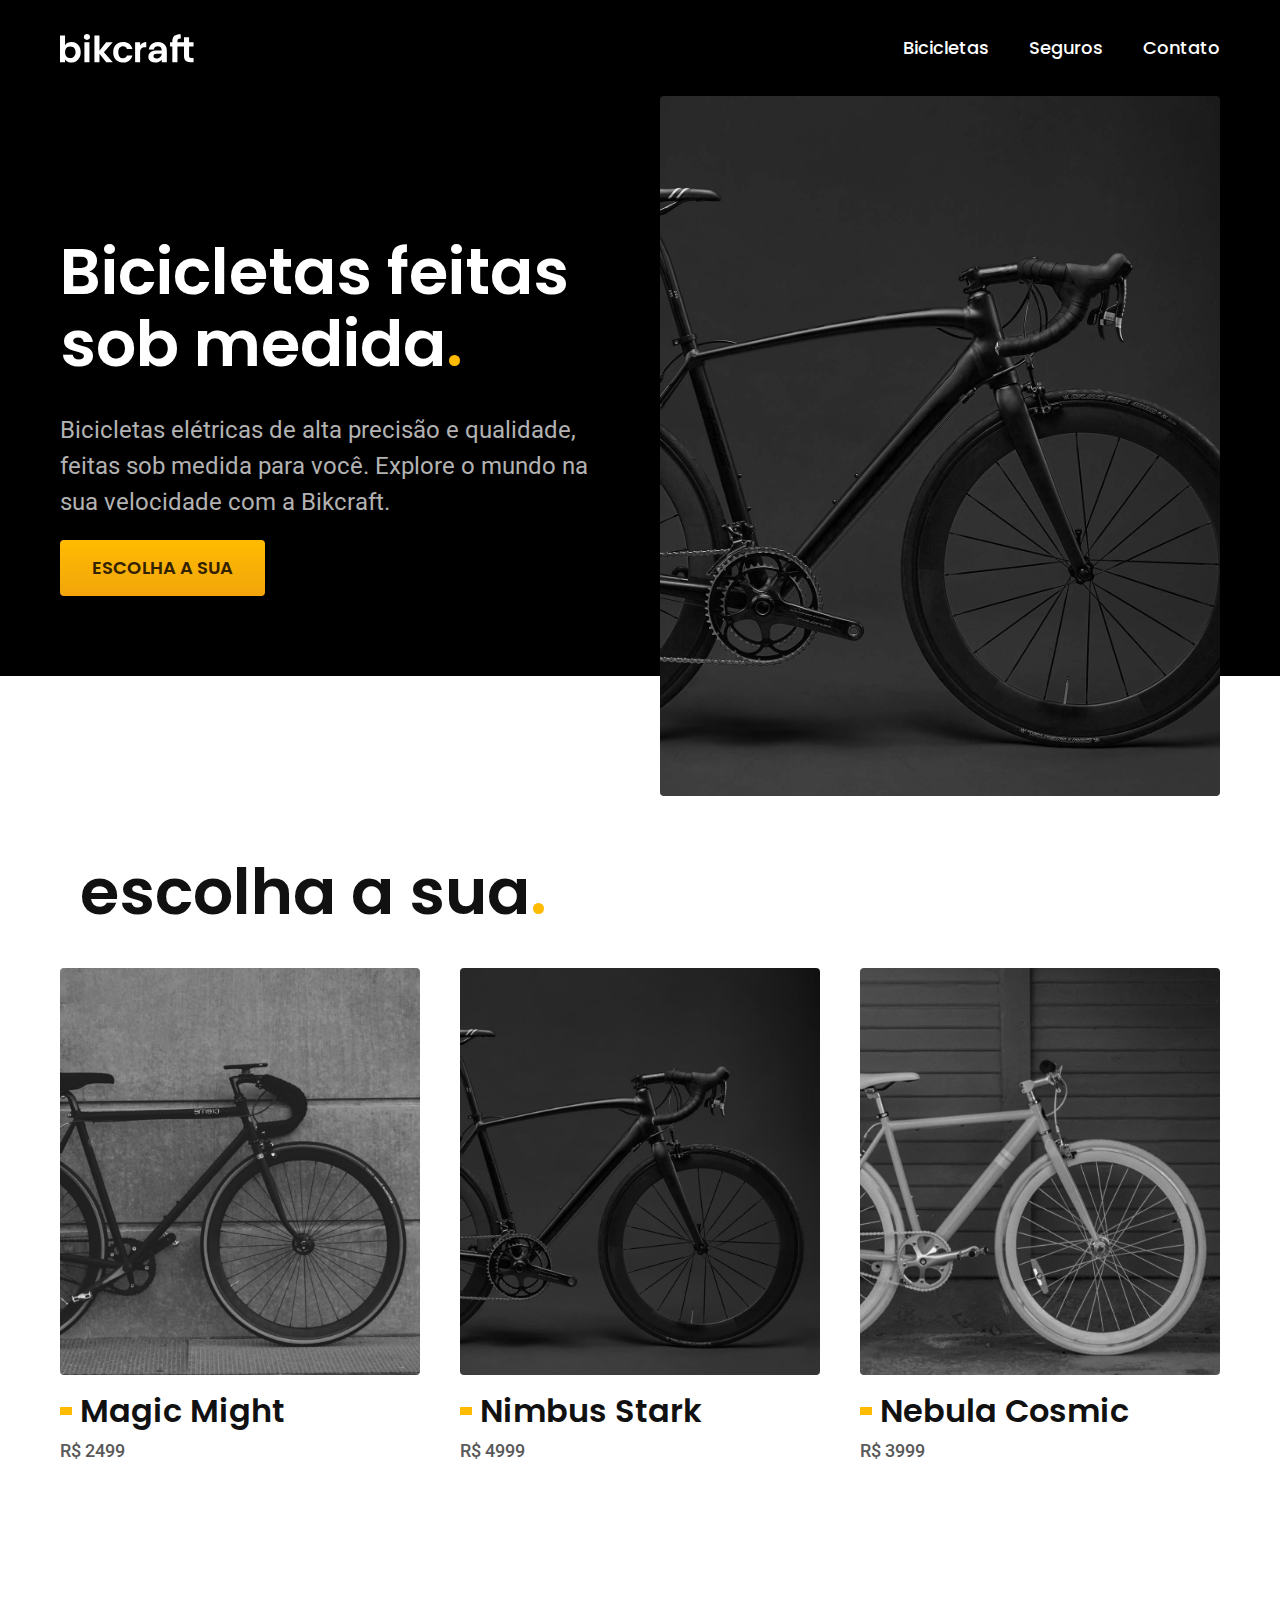
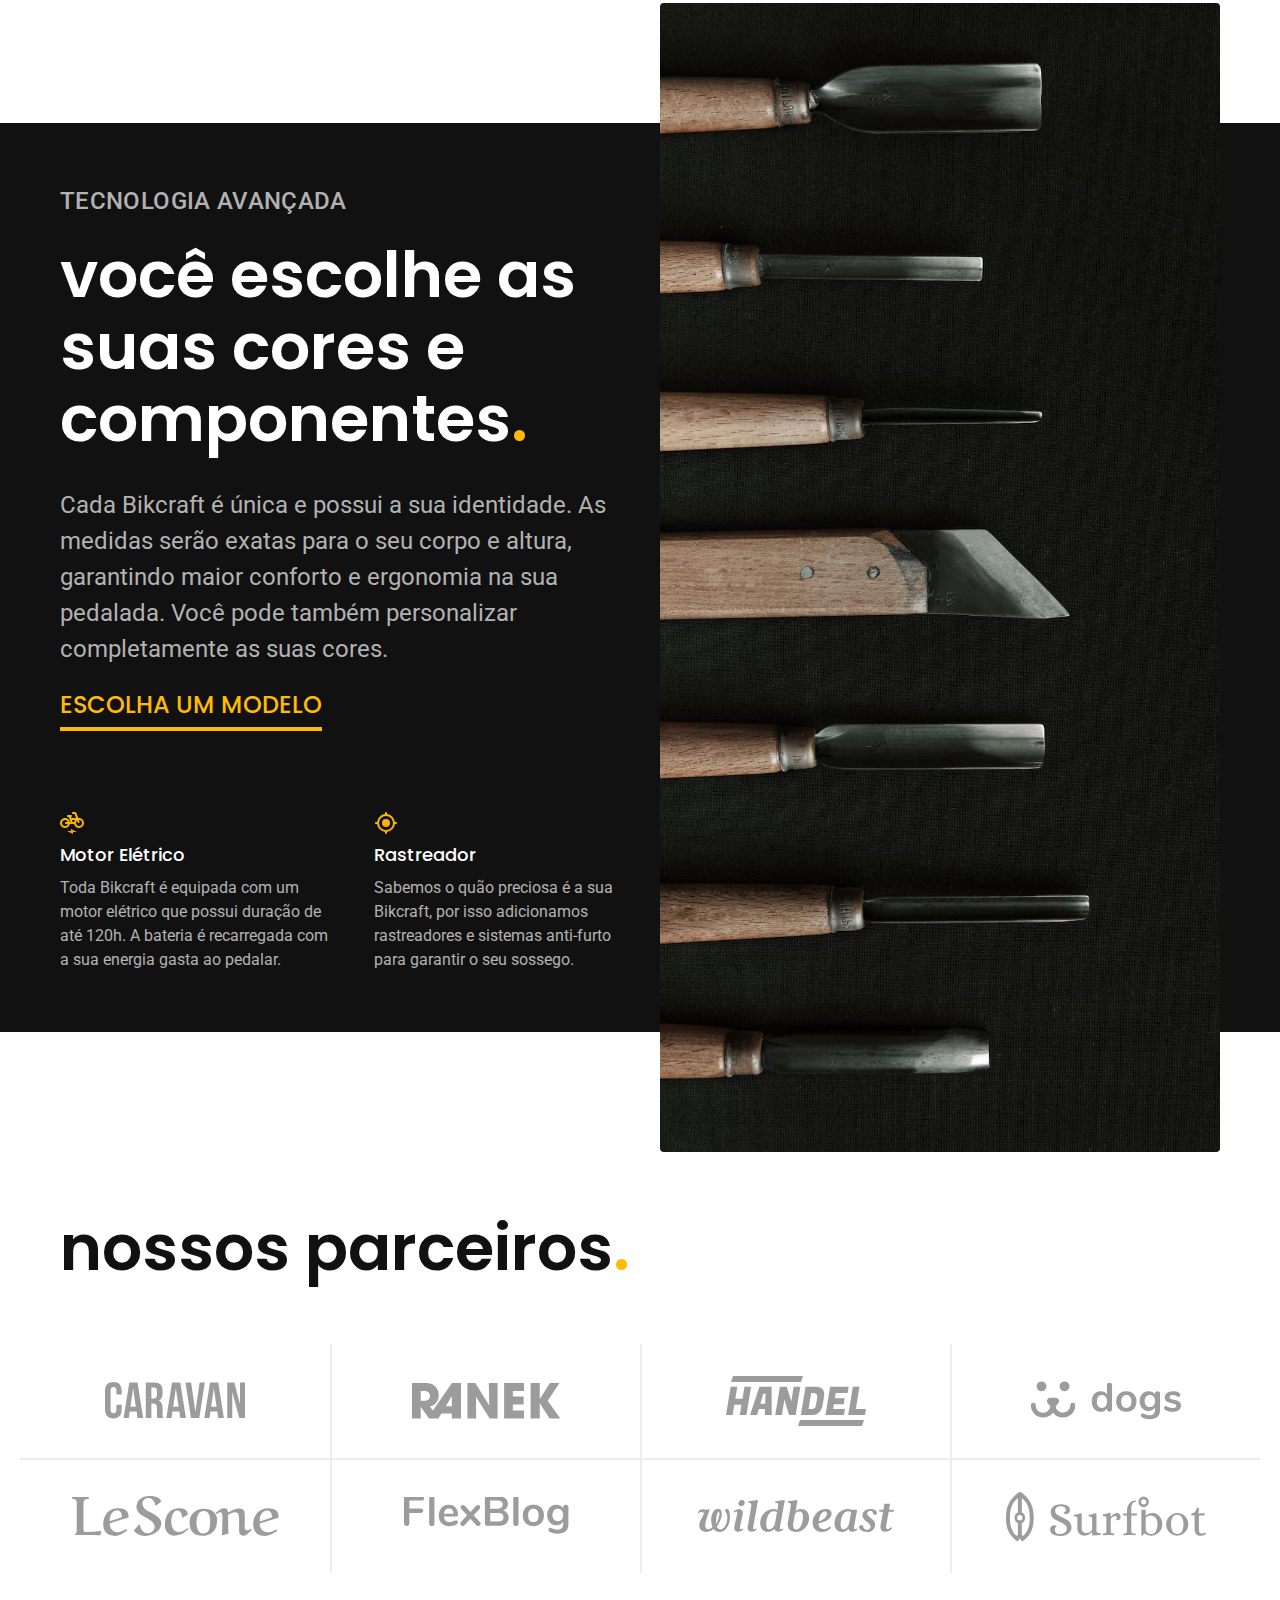
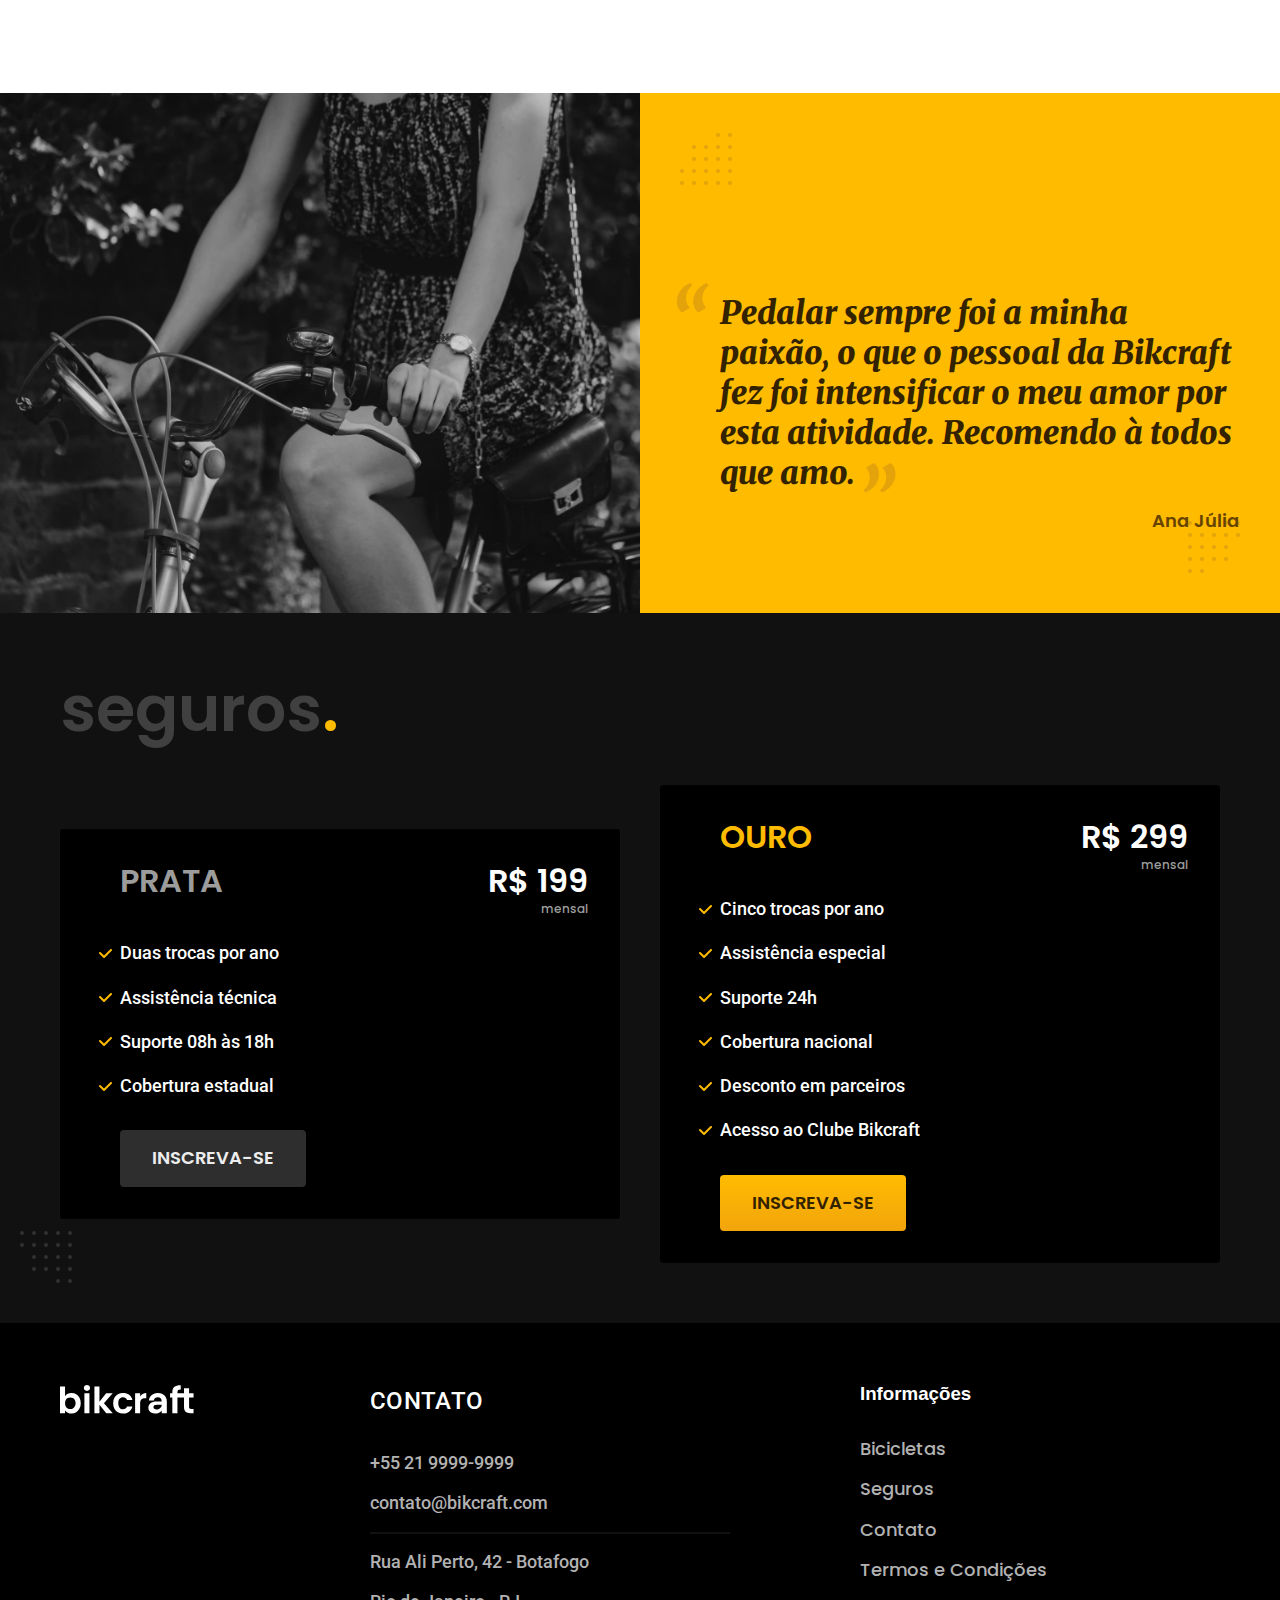
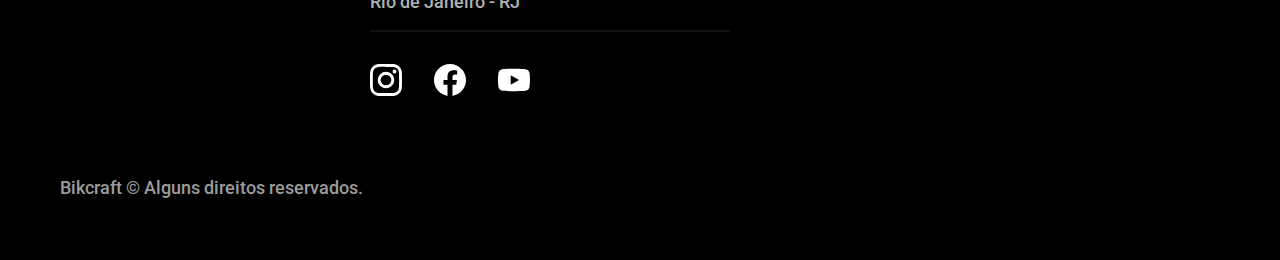
<file: index.html>
<!DOCTYPE html>
<html lang="pt-br">

<head>
  <meta charset="UTF-8">
  <meta name="viewport" content="width=device-width, initial-scale=1.0">
  <title>GGC - Bikcraft - Bicicletas Elétricas</title>

  <!-- descrição do site -->
  <meta name="description" content="Bicicletas elétricas de alta precisão e qualidade, feitas sob medida para você. Explore o mundo na sua velocidade com a Bikcraft.">

  <!-- favicon site -->
  <link rel="icon" href="img/favicon.svg" type="image/svg+xml">

  <!-- carregamento style -->
  <link rel="preload" href="css/style.css" as="style">
  <link rel="stylesheet" href="css/style.css">

  <!-- google fonts -->
  <link rel="preconnect" href="https://fonts.googleapis.com">
  <link rel="preconnect" href="https://fonts.gstatic.com" crossorigin>
  <link href="https://fonts.googleapis.com/css2?family=Merriweather:ital,wght@1,900&family=Poppins:wght@500;600&family=Roboto:wght@400;500&display=swap" rel="stylesheet">

</head>

<body id="home">
  <header class="cor-bg-1">
    <div class="container header">
      <a href=" ../">
        <img src="img/bikcraft.svg" alt="Bikcraft" width="136" height="32">
      </a>
      <nav aria-label="primaria">
        <ul class="header-menu font-1-m cor-0">
          <li><a href="bicicletas.html">Bicicletas</a></li>
          <li><a href="seguros.html">Seguros</a></li>
          <li><a href="contato.html">Contato</a></li>
        </ul>
      </nav>
    </div>
  </header>

  <main class="introducao-bg">
    <div class="introducao container">
      <div class="introducao-conteudo">
        <h1 class="cor-0 font-1-xxl">Bicicletas feitas sob medida<span class="cor-p1">.</span></h1>
        <p class="cor-5 font-2-l">Bicicletas elétricas de alta precisão e qualidade, feitas sob medida para você.
          Explore o mundo
          na sua
          velocidade com a Bikcraft.</p>
        <a class="botao" href="bicicletas.html">Escolha a Sua</a>
      </div>
      <picture>
        <source media="(max-width: 800px)" srcset="img/bicicletas/nimbus.jpg">
        <img src="img/fotos/introducao.jpg" alt="Bicicleta preta com motor elétrico" width="640" height="800">
      </picture>
    </div>
  </main>

  <article class="bicicleta-lista">
    <h2 class="container font-1-xxl">escolha a sua<span class="cor-p1">.</span></h2>
    <ul>
      <li>
        <a href="bicicletas/magic.html">
          <img src="img/bicicletas/magic-home.jpg" alt="Bicicleta Preta" width="460" height="520">
          <h3 class="font-1-xl">Magic Might</h3>
          <span class="font-2-m cor-8">R$ 2499</span>
        </a>
      </li>
      <li>
        <a href="bicicletas/nimbus.html">
          <img src="img/bicicletas/nimbus-home.jpg" alt="Bicicleta Preta" width="460" height="520">
          <h3 class="font-1-xl">Nimbus Stark</h3>
          <span class="font-2-m cor-8">R$ 4999</span>
        </a>
      </li>
      <li>
        <a href="bicicletas/nebula.html">
          <img src="img/bicicletas/nebula-home.jpg" alt="Bicicleta Branca" width="460" height="520">
          <h3 class="font-1-xl">Nebula Cosmic</h3>
          <span class="font-2-m cor-8">R$ 3999</span>
        </a>
      </li>
    </ul>
  </article>

  <article class="tecnologia-bg">
    <div class="container tecnologia">
      <div class="tecnologia-conteudo">
        <span class="font-2-l-b cor-5">Tecnologia Avançada</span>
        <h2 class="font-1-xxl cor-0">você escolhe as <br> suas cores e <br> componentes<span class="cor-p1">.</span>
        </h2>
        <p class="font-2-l cor-5">
          Cada Bikcraft é única e possui a sua identidade. As medidas serão exatas para o seu corpo e altura, garantindo
          maior conforto e ergonomia na sua pedalada. Você pode também personalizar completamente as suas cores.
        </p>
        <a class="link" href="bicicletas.html">Escolha um modelo</a>
        <div class="tecnologia-vantagens">
          <div>
            <img src="img/icones/eletrica.svg" alt="" width="24" height="24">
            <h3 class="font-1-m cor-0">Motor Elétrico</h3>
            <p class="font-2-s cor-5">Toda Bikcraft é equipada com um motor elétrico que possui duração de até 120h. A
              bateria é recarregada
              com
              a sua energia gasta ao pedalar.</p>
          </div>
          <div>
            <img src="img/icones/rastreador.svg" alt="" width="24" height="24">
            <h3 class="font-1-m cor-0">Rastreador</h3>
            <p class="font-2-s cor-5">Sabemos o quão preciosa é a sua Bikcraft, por isso adicionamos rastreadores e
              sistemas anti-furto para
              garantir o seu sossego.</p>
          </div>
        </div>
      </div>
      <div class="tecnologia-imagem">
        <img src="img/fotos/tecnologia.jpg" alt="" width="700" height="1120">
      </div>
    </div>
  </article>

  <section class="parceiros" aria-label="Nossos Parceiros">
    <h2 class="container font-1-xxl">nossos parceiros<span class="cor-p1">.</span></h2>
    <ul>
      <li><img src="img/parceiros/caravan.svg" alt="Caravan" width="140" height="38"></li>
      <li><img src="img/parceiros/ranek.svg" alt="Renek" width="149" height="36"></li>
      <li><img src="img/parceiros/handel.svg" alt="Handel" width="140" height="50"></li>
      <li><img src="img/parceiros/dogs.svg" alt="Dogs" width="152" height="39"></li>
      <li><img src="img/parceiros/lescone.svg" alt="Lescone" width="208" height="41"></li>
      <li><img src="img/parceiros/flexblog.svg" alt="Flexblog" width="165" height="38"></li>
      <li><img src="img/parceiros/wildbeast.svg" alt="Wildbeast" width="196" height="34"></li>
      <li><img src="img/parceiros/surfbot.svg" alt="Surfbot" width="200" height="49"></li>
    </ul>
  </section>

  <section class="depoimento">
    <div>
      <img src="img/fotos/depoimento.jpg" alt="Pessoa pedalando uma bicicleta Bikcraft" width="780" height="680">
    </div>
    <div class="depoimento-conteudo">
      <blockquote class="font-1-xl cor-p5">
        <p>Pedalar sempre foi a minha paixão, o que o pessoal da Bikcraft fez foi intensificar o meu amor por esta
          atividade. Recomendo à todos que amo.</p>
      </blockquote>
      <span class="font-1-m-b cor-p4">Ana Júlia</span>
    </div>
  </section>

  <article class="seguro-bg">
    <div class="container seguros">
      <h2 class="font-1-xxl cor-9">seguros<span class="cor-p1">.</span></h2>
      <div class="seguros-item">
        <h3 class="font-1-xl cor-6">Prata</h3>
        <span class="font-1-xl cor-0">R$ 199 <span class="font-1-xs cor-6">mensal</span></span>
        <ul class="font-2-m cor-0">
          <li>Duas trocas por ano</li>
          <li>Assistência técnica</li>
          <li>Suporte 08h às 18h</li>
          <li>Cobertura estadual</li>
        </ul>
        <a class="botao secundario" href="orcamento.html?tipo=seguro&produto=prata">Inscreva-se</a>
      </div>
      <div class="seguros-item">
        <h3 class="font-1-xl cor-p1">Ouro</h3>
        <span class="font-1-xl cor-0">R$ 299 <span class="font-1-xs cor-6">mensal</span></span>
        <ul class="font-2-m cor-0">
          <li>Cinco trocas por ano</li>
          <li>Assistência especial</li>
          <li>Suporte 24h</li>
          <li>Cobertura nacional</li>
          <li>Desconto em parceiros</li>
          <li>Acesso ao Clube Bikcraft</li>
        </ul>
        <a class="botao" href="orcamento.html?tipo=seguro&produto=ouro">Inscreva-se</a>
      </div>
    </div>
  </article>

  <footer class="footer-bg">
    <div class="footer container">
      <img src="img/bikcraft.svg" alt="Bikcraft" width="136" height="32">
      <div class="footer-contato">
        <h3 class="font-2-l-b cor-0">Contato</h3>
        <ul class="font-2-m cor-5">
          <li>+55 21 9999-9999</li>
          <li>contato@bikcraft.com</li>
          <li>Rua Ali Perto, 42 - Botafogo</li>
          <li>Rio de Janeiro - RJ</li>
        </ul>
        <div class="footer-redes">
          <a href="#"><img src="img/redes/instagram.svg" alt="Instagram" width="32" height="32"></a>
          <a href="#"><img src="img/redes/facebook.svg" alt="Facebook" width="32" height="32"></a>
          <a href="#"><img src="img/redes/youtube.svg" alt="Youtube" width="32" height="32"></a>
        </div>
      </div>
      <div class="footer-informacoes">
        <h3 class="font-2-1-b cor-0">Informações</h3>
        <nav>
          <ul class="font-1-m cor-5">
            <li><a href="bicicletas.html">Bicicletas</a></li>
            <li><a href="seguros.html">Seguros</a></li>
            <li><a href="contato.html">Contato</a></li>
            <li><a href="termos.html">Termos e Condições</a></li>
          </ul>
        </nav>
      </div>
      <p class="font-2-m cor-6 footer-copy">Bikcraft © Alguns direitos reservados.</p>
    </div>
  </footer>

</body>

</html>
</file>
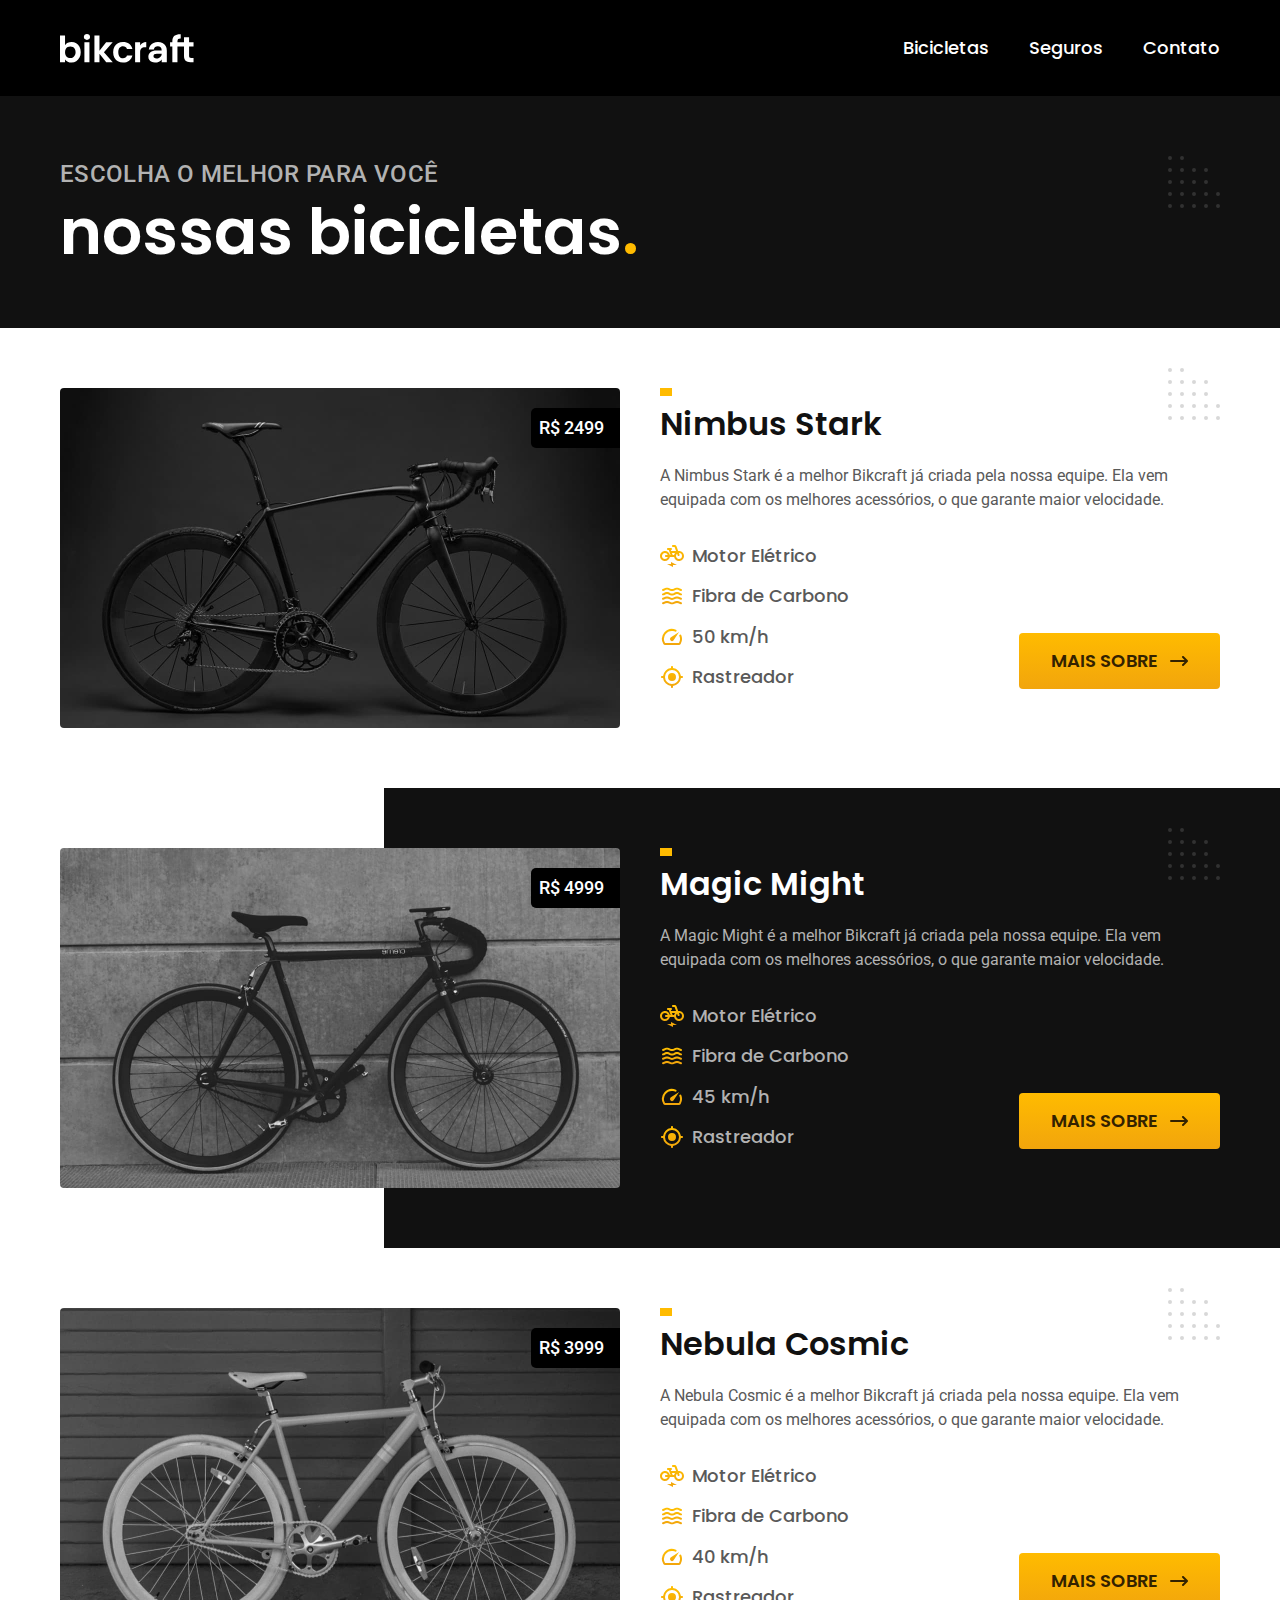
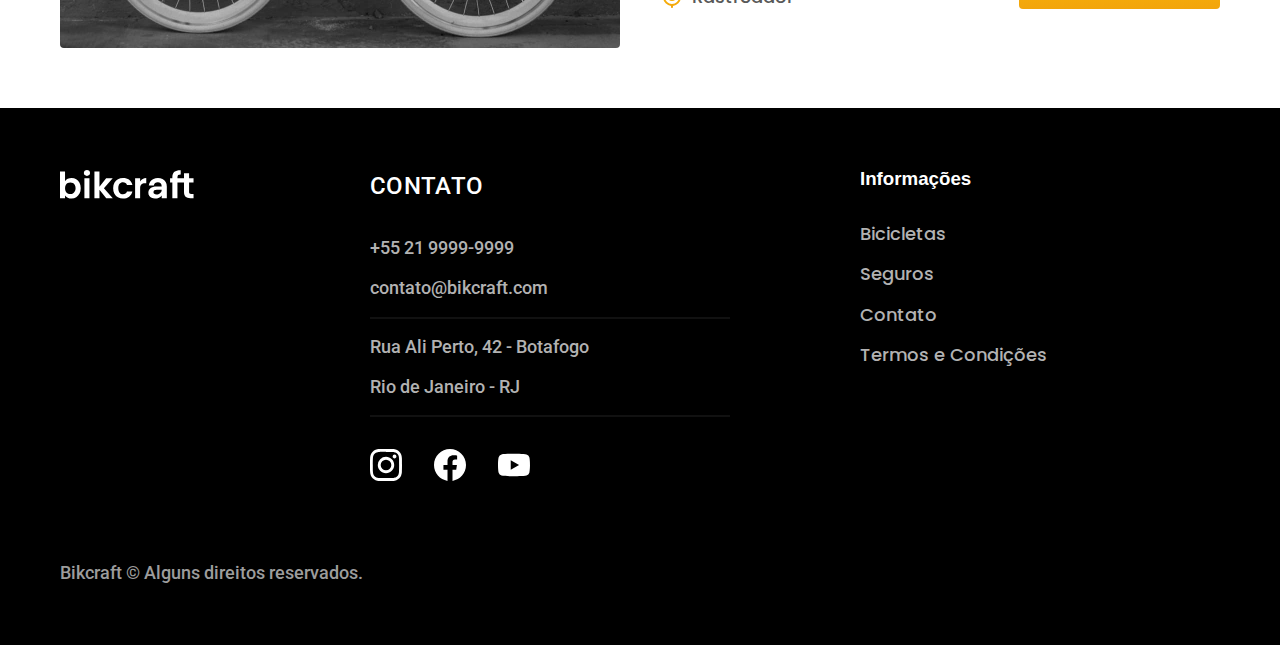
<file: bicicletas.html>
<!DOCTYPE html>
<html lang="pt-br">

<head>
  <meta charset="UTF-8">
  <meta name="viewport" content="width=device-width, initial-scale=1.0">
  <title>GGC - Bicicletas | Bikcraft</title>
  <meta name="description" content="Bicicletas elétricas de alta precisão e qualidade,  feitas sob medida para o cliente. Explore o mundo na sua velocidade com a Bikcraft.">

  <link rel="icon" href="img/favicon.svg" type="image/svg+xml">

  <link href="./css/style.css" rel="preload" as="style">
  <link href="./css/style.css" rel="stylesheet">

  <link rel="preconnect" href="https://fonts.googleapis.com">
  <link rel="preconnect" href="https://fonts.gstatic.com" crossorigin>
  <link href="https://fonts.googleapis.com/css2?family=Merriweather:ital,wght@1,900&family=Poppins:wght@500;600&family=Roboto:wght@400;500&display=swap" rel="stylesheet">
</head>

<body id="bicicletas">
  <header class="cor-bg-1">
    <div class="container header">
      <a href=" ../">
        <img src="img/bikcraft.svg" alt="Bikcraft" width="136" height="32">
      </a>
      <nav aria-label="primaria">
        <ul class="header-menu font-1-m cor-0">
          <li><a href="bicicletas.html">Bicicletas</a></li>
          <li><a href="seguros.html">Seguros</a></li>
          <li><a href="contato.html">Contato</a></li>
        </ul>
      </nav>
    </div>
  </header>
  <main>
    <div class="titulo">
      <div class="container">
        <p class="font-2-l-b cor-5">Escolha o melhor para você</p>
        <h1 class="font-1-xxl cor-0">nossas bicicletas<span class="cor-p1">.</span></h1>
      </div>
    </div>
    <div class="bicicletas-bg">
      <div class="bicicletas container">
        <div class="bicicletas-imagem">
          <img src="img/bicicletas/nimbus.jpg" alt="Bicicleta preta" width="1120" height="680">
          <span class="font-2-m cor-0">R$ 2499</span>
        </div>
        <div class="bicicletas-conteudo">
          <h2 class="font-1-xl">Nimbus Stark</h2>
          <p class="font-2-s cor-8">A Nimbus Stark é a melhor Bikcraft já criada pela nossa equipe. Ela vem equipada com os melhores acessórios, o que garante maior velocidade.</p>
          <ul class="font-1-m cor-8">
            <li><img src="img/icones/eletrica.svg" alt=""><span>Motor Elétrico</span></li>
            <li><img src="img/icones/carbono.svg" alt=""><span>Fibra de Carbono</span></li>
            <li><img src="img/icones/velocidade.svg" alt=""><span>50 km/h</span></li>
            <li><img src="img/icones/rastreador.svg" alt=""><span>Rastreador</span></li>
          </ul>
          <a class="botao seta" href="bicicletas/nimbus.html">Mais Sobre</a>
        </div>
      </div>
    </div>
    <div class="bicicletas-bg">
      <div class="bicicletas container">
        <div class="bicicletas-imagem">
          <img src="img/bicicletas/magic.jpg" alt="Bicicleta preta" width="1120" height="680">
          <span class="font-2-m cor-0">R$ 4999</span>
        </div>
        <div class="bicicletas-conteudo">
          <h2 class="font-1-xl cor-0">Magic Might</h2>
          <p class="font-2-s cor-5">A Magic Might é a melhor Bikcraft já criada pela nossa equipe. Ela vem equipada com os melhores acessórios, o que garante maior velocidade.</p>
          <ul class="font-1-m cor-5">
            <li><img src="img/icones/eletrica.svg" alt=""><span>Motor Elétrico</span></li>
            <li><img src="img/icones/carbono.svg" alt=""><span>Fibra de Carbono</span></li>
            <li><img src="img/icones/velocidade.svg" alt=""><span>45 km/h</span></li>
            <li><img src="img/icones/rastreador.svg" alt=""><span>Rastreador</span></li>
          </ul>
          <a class="botao seta" href="bicicletas/magic.html">Mais Sobre</a>
        </div>
      </div>
    </div>
    <div class="bicicletas-bg">
      <div class="bicicletas container">
        <div class="bicicletas-imagem">
          <img src="img/bicicletas/nebula.jpg" alt="Bicicleta branca" width="1120" height="680">
          <span class="font-2-m cor-0">R$ 3999</span>
        </div>
        <div class="bicicletas-conteudo">
          <h2 class="font-1-xl">Nebula Cosmic</h2>
          <p class="font-2-s cor-8">A Nebula Cosmic é a melhor Bikcraft já criada pela nossa equipe. Ela vem equipada com os melhores acessórios, o que garante maior velocidade.</p>
          <ul class="font-1-m cor-8">
            <li><img src="img/icones/eletrica.svg" alt=""><span>Motor Elétrico</span></li>
            <li><img src="img/icones/carbono.svg" alt=""><span>Fibra de Carbono</span></li>
            <li><img src="img/icones/velocidade.svg" alt=""><span>40 km/h</span></li>
            <li><img src="img/icones/rastreador.svg" alt=""><span>Rastreador</span></li>
          </ul>
          <a class="botao seta" href="bicicletas/nebula.html">Mais Sobre</a>
        </div>
      </div>
    </div>
  </main>
  <footer class="footer-bg">
    <div class="footer container">
      <img src="img/bikcraft.svg" alt="Bikcraft" width="136" height="32">
      <div class="footer-contato">
        <h3 class="font-2-l-b cor-0">Contato</h3>
        <ul class="font-2-m cor-5">
          <li>+55 21 9999-9999</li>
          <li>contato@bikcraft.com</li>
          <li>Rua Ali Perto, 42 - Botafogo</li>
          <li>Rio de Janeiro - RJ</li>
        </ul>
        <div class="footer-redes">
          <a href="#"><img src="img/redes/instagram.svg" alt="Instagram" width="32" height="32"></a>
          <a href="#"><img src="img/redes/facebook.svg" alt="Facebook" width="32" height="32"></a>
          <a href="#"><img src="img/redes/youtube.svg" alt="Youtube" width="32" height="32"></a>
        </div>
      </div>
      <div class="footer-informacoes">
        <h3 class="font-2-1-b cor-0">Informações</h3>
        <nav>
          <ul class="font-1-m cor-5">
            <li><a href="bicicletas.html">Bicicletas</a></li>
            <li><a href="seguros.html">Seguros</a></li>
            <li><a href="contato.html">Contato</a></li>
            <li><a href="termos.html">Termos e Condições</a></li>
          </ul>
        </nav>
      </div>
      <p class="font-2-m cor-6 footer-copy">Bikcraft © Alguns direitos reservados.</p>
    </div>
  </footer>
</body>

</html>
</file>
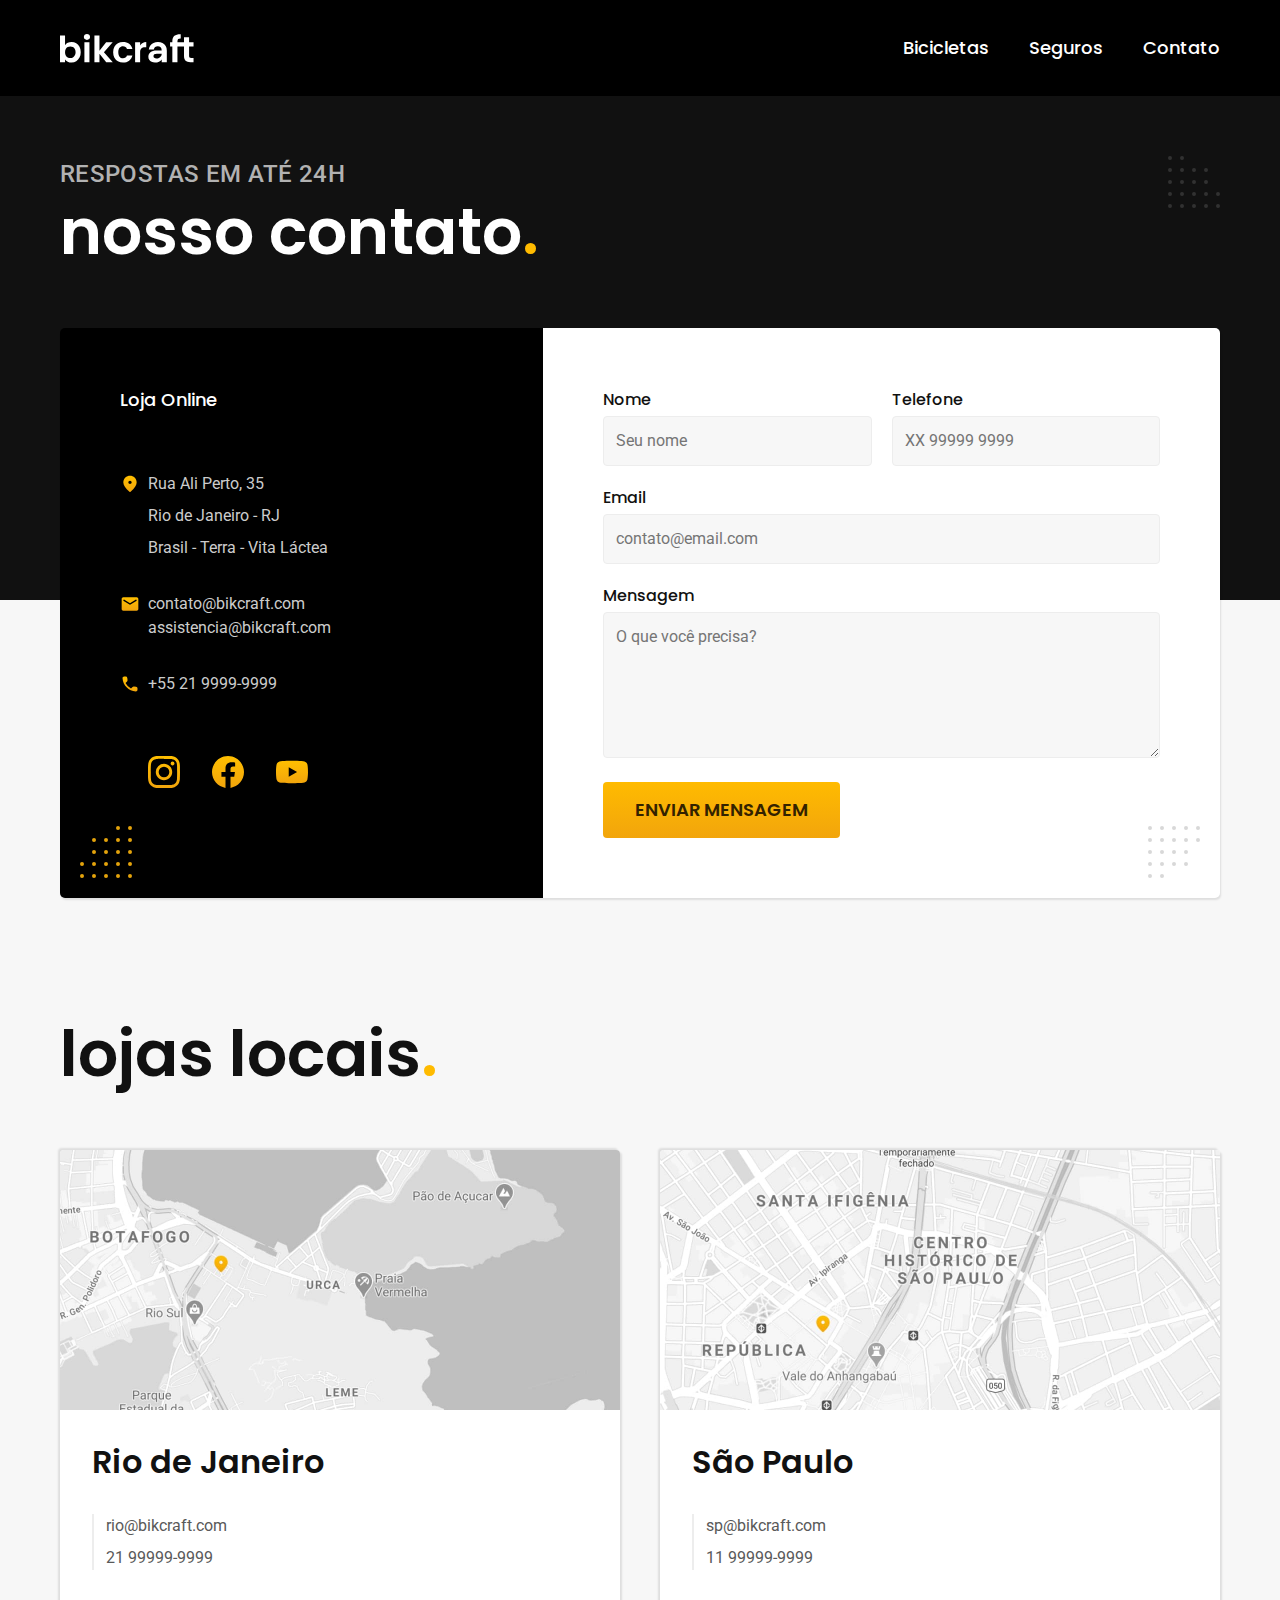
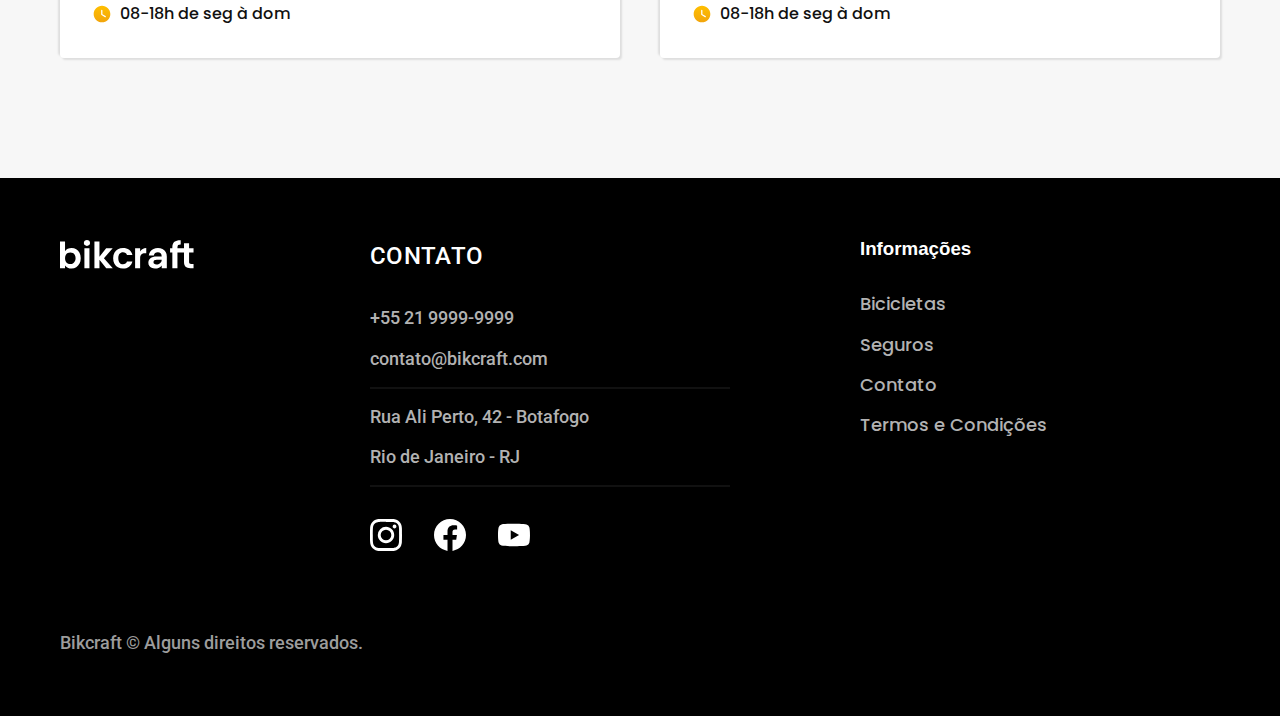
<file: contato.html>
<!DOCTYPE html>
<html lang="pt-br">

<head>
  <meta charset="UTF-8">
  <meta name="viewport" content="width=device-width, initial-scale=1.0">
  <title>GGC - Contato | Bikcraft</title>

  <!-- descrição do site -->
  <meta name="description" content="Bicicletas elétricas de alta precisão e qualidade, feitas sob medida para você. Explore o mundo na sua velocidade com a Bikcraft.">

  <!-- favicon site -->
  <link rel="icon" href="img/favicon.svg" type="image/svg+xml">

  <!-- carregamento style -->
  <link rel="preload" href="css/style.css" as="style">
  <link rel="stylesheet" href="css/style.css">

  <!-- google fonts -->
  <link rel="preconnect" href="https://fonts.googleapis.com">
  <link rel="preconnect" href="https://fonts.gstatic.com" crossorigin>
  <link href="https://fonts.googleapis.com/css2?family=Merriweather:ital,wght@1,900&family=Poppins:wght@500;600&family=Roboto:wght@400;500&display=swap" rel="stylesheet">

</head>

<body id="contato">
  <header class="cor-bg-1">
    <div class="container header">
      <a href=" ../">
        <img src="img/bikcraft.svg" alt="Bikcraft" width="136" height="32">
      </a>
      <nav aria-label="primaria">
        <ul class="header-menu font-1-m cor-0">
          <li><a href="bicicletas.html">Bicicletas</a></li>
          <li><a href="seguros.html">Seguros</a></li>
          <li><a href="contato.html">Contato</a></li>
        </ul>
      </nav>
    </div>
  </header>

  <main>
    <div class="titulo">
      <div class="container">
        <p class="font-2-l-b cor-5">Respostas em até 24h</p>
        <h1 class="cor-0 font-1-xxl">nosso contato<span class="cor-p1">.</span></h1>
      </div>
    </div>

    <div class="contato container">
      <section class="contato-dados" aria-label="Endereço">
        <h2 class="cor-0 font-1-m">Loja Online</h2>
        <div class="contato-endereco font-2-s cor-4">
          <p>Rua Ali Perto, 35</p>
          <p>Rio de Janeiro - RJ</p>
          <p>Brasil - Terra - Vita Láctea</p>
        </div>

        <address class="contato-meios font-2-s cor-4">
          <a href="malito:contato@bikcraft.com">contato@bikcraft.com</a>
          <a href="malito:assistencia@bikcraft.com">assistencia@bikcraft.com</a>
          <a href="tel:+552199999999">+55 21 9999-9999</a>
        </address>

        <div class="contato-redes">
          <a href="#"><img src="img/redes/instagram-p.svg" alt="Instagram"></a>
          <a href="#"><img src="img/redes/facebook-p.svg" alt="Facebook"></a>
          <a href="#"><img src="img/redes/youtube-p.svg" alt="Youtube"></a>
        </div>
      </section>

      <section class="contato-formulario" aria-label="Formulário">
        <form action="#" class="form">
          <div>
            <label for="nome">Nome</label>
            <input type="text" id="nome" name="nome" placeholder="Seu nome" required pattern="[A-Za-zÀ-ú ']{4,}" >
          </div>
          <div>
            <label for="telefone">Telefone</label>
            <input type="text" id="telefone" name="telefone" placeholder="XX 99999 9999" required pattern="[0-9()--]+$" />
          </div>
          <div class="col-2">
            <label for="email">Email</label>
            <input type="email" id="email" name="email" placeholder="contato@email.com" required pattern="[a-z0-9._%+-]+@[a-z0-9.-]+\.[a-z]{2,4}$">
          </div>
          <div class="col-2">
            <label for="mensagem">Mensagem</label>
            <textarea id="mensagem" name="mensagem" placeholder="O que você precisa?" rows="5" required></textarea>
          </div>
          <button class="botao col-2">Enviar Mensagem</button>
        </form>
      </section>
    </div>
  </main>

  <article class="lojas container">
    <h2 class="font-1-xxl">lojas locais<span class="cor-p1">.</span></h2>
    <div class="lojas-item">
      <img src="img/lojas/rj.jpg" alt="mapa marcando o endereço da loja no Rio de Janeiro" width="560" height="260">
      <div class="lojas-conteudo">
        <h3 class="font-1-xl">Rio de Janeiro</h3>
        <div class="lojas-dados cor-8 font-2-s">
          <a href="mailto:rio@bikcraft.com">rio@bikcraft.com</a>
          <a href="tel:+552199999999">21 99999-9999</a>
        </div>
        <p class="lojas-tempo font-1-s"><img src="img/icones/horario.svg" alt="">08-18h de seg à dom</p>
      </div>
    </div>

    <div class="lojas-item">
      <img src="img/lojas/sp.jpg" alt="mapa marcando o endereço da loja em São Paulo" width="560" height="260">
      <div class="lojas-conteudo">
        <h3 class="font-1-xl">São Paulo</h3>
        <div class="lojas-dados cor-8 font-2-s">
          <a href="mailto:rio@bikcraft.com">sp@bikcraft.com</a>
          <a href="tel:+552199999999">11 99999-9999</a>
        </div>
        <p class="lojas-tempo font-1-s"><img src="img/icones/horario.svg" alt="">08-18h de seg à dom</p>
      </div>
    </div>

  </article>

  <footer class="footer-bg">
    <div class="footer container">
      <img src="img/bikcraft.svg" alt="Bikcraft" width="136" height="32">
      <div class="footer-contato">
        <h3 class="font-2-l-b cor-0">Contato</h3>
        <ul class="font-2-m cor-5">
          <li>+55 21 9999-9999</li>
          <li>contato@bikcraft.com</li>
          <li>Rua Ali Perto, 42 - Botafogo</li>
          <li>Rio de Janeiro - RJ</li>
        </ul>
        <div class="footer-redes">
          <a href="#"><img src="img/redes/instagram.svg" alt="Instagram" width="32" height="32"></a>
          <a href="#"><img src="img/redes/facebook.svg" alt="Facebook" width="32" height="32"></a>
          <a href="#"><img src="img/redes/youtube.svg" alt="Youtube" width="32" height="32"></a>
        </div>
      </div>
      <div class="footer-informacoes">
        <h3 class="font-2-1-b cor-0">Informações</h3>
        <nav>
          <ul class="font-1-m cor-5">
            <li><a href="bicicletas.html">Bicicletas</a></li>
            <li><a href="seguros.html">Seguros</a></li>
            <li><a href="contato.html">Contato</a></li>
            <li><a href="termos.html">Termos e Condições</a></li>
          </ul>
        </nav>
      </div>
      <p class="font-2-m cor-6 footer-copy">Bikcraft © Alguns direitos reservados.</p>
    </div>
  </footer>

</body>

</html>
</file>
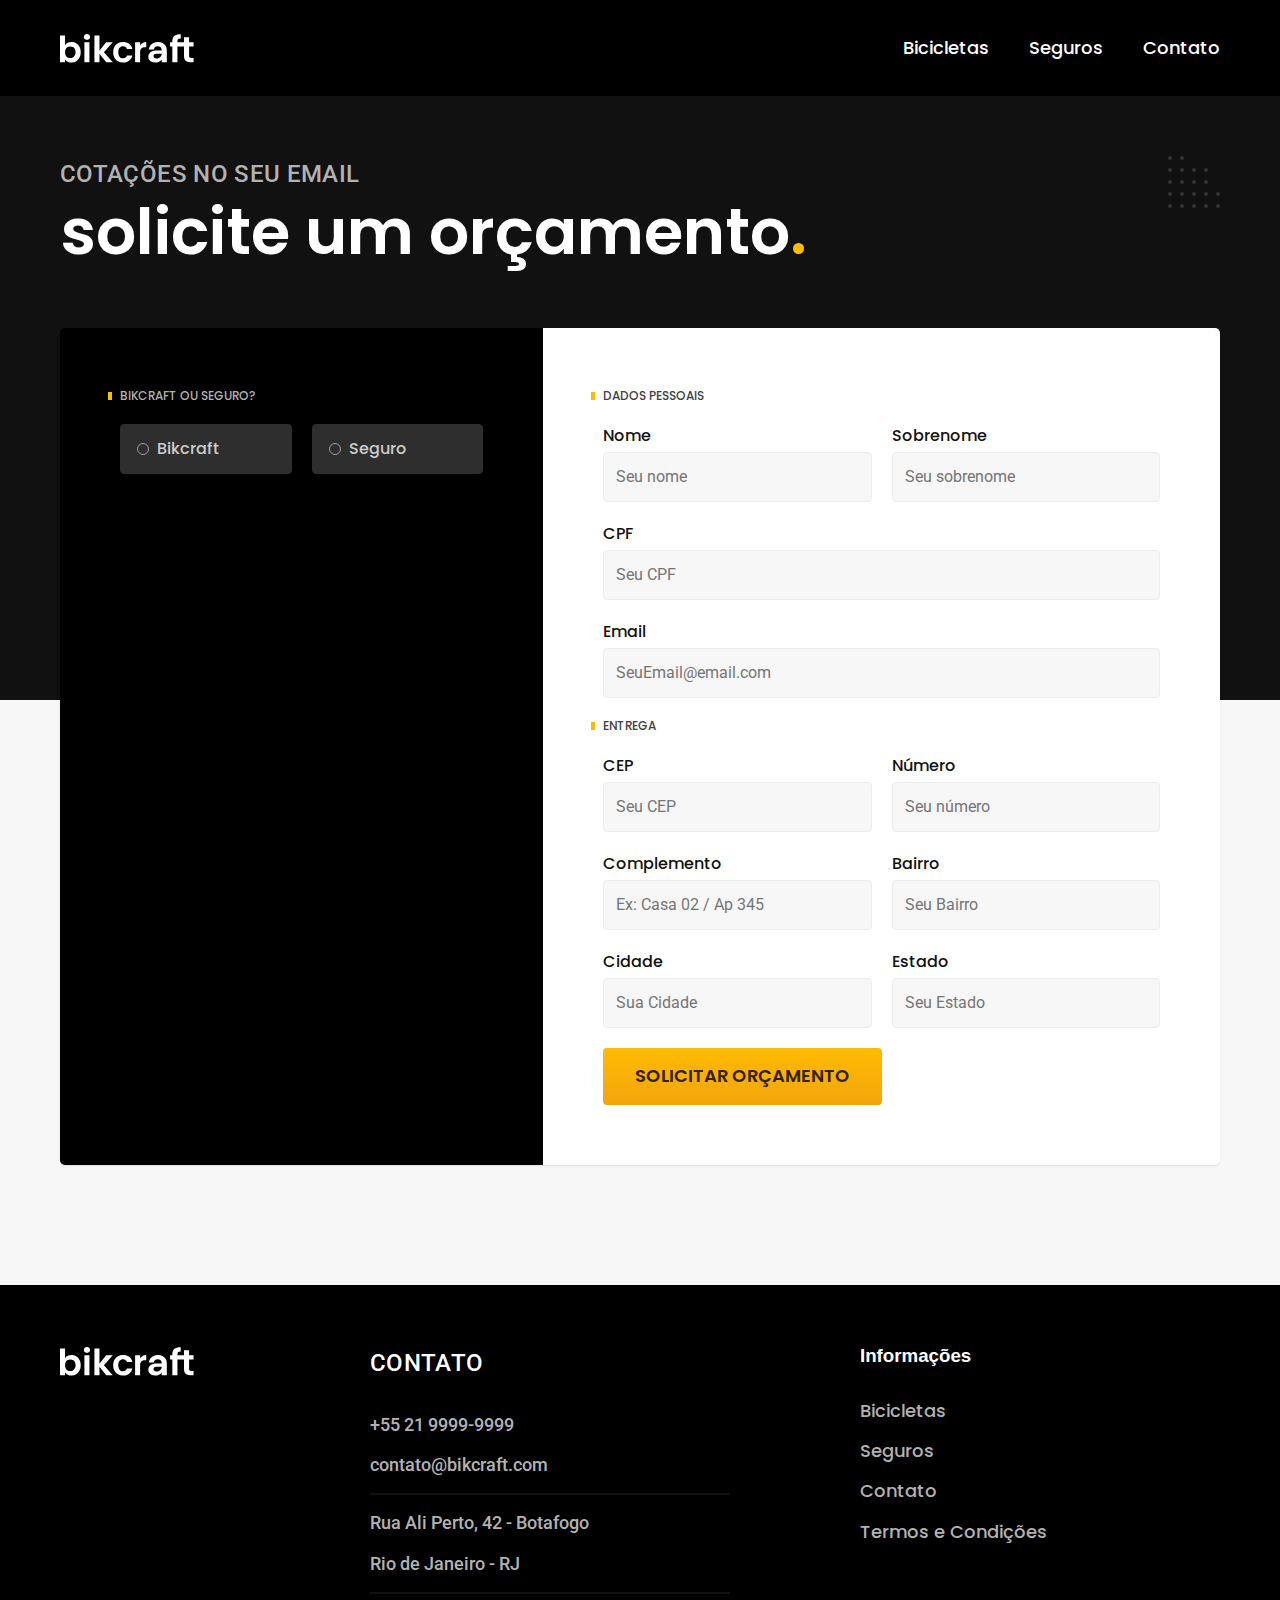
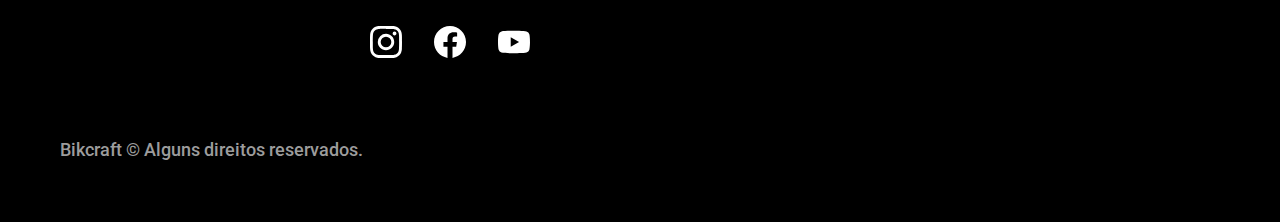
<file: orcamento.html>
<!DOCTYPE html>
<html lang="pt-br">

<head>
  <meta charset="UTF-8">
  <meta name="viewport" content="width=device-width, initial-scale=1.0">
  <title>GGC - Bikcraft - Bicicletas Elétricas</title>

  <!-- descrição do site -->
  <meta name="description" content="Bicicletas elétricas de alta precisão e qualidade, feitas sob medida para você. Explore o mundo na sua velocidade com a Bikcraft.">

  <!-- favicon site -->
  <link rel="icon" href="img/favicon.svg" type="image/svg+xml">

  <!-- carregamento style -->
  <link rel="preload" href="css/style.css" as="style">
  <link rel="stylesheet" href="css/style.css">

  <!-- google fonts -->
  <link rel="preconnect" href="https://fonts.googleapis.com">
  <link rel="preconnect" href="https://fonts.gstatic.com" crossorigin>
  <link href="https://fonts.googleapis.com/css2?family=Merriweather:ital,wght@1,900&family=Poppins:wght@500;600&family=Roboto:wght@400;500&display=swap" rel="stylesheet">

</head>

<body id="orcamento">
  <header class="cor-bg-1">
    <div class="container header">
      <a href=" ../">
        <img src="img/bikcraft.svg" alt="Bikcraft" width="136" height="32">
      </a>
      <nav aria-label="primaria">
        <ul class="header-menu font-1-m cor-0">
          <li><a href="bicicletas.html">Bicicletas</a></li>
          <li><a href="seguros.html">Seguros</a></li>
          <li><a href="contato.html">Contato</a></li>
        </ul>
      </nav>
    </div>
  </header>

  <main>
    <div class="titulo">
      <div class="container">
        <p class="font-2-l-b cor-5">Cotações no seu email</p>
        <h1 class="font-1-xxl cor-0">solicite um orçamento<span class="cor-p1">.</span></h1>
      </div>
    </div>

    <form action="#" class="orcamento container">
      <!-- produto -->
      <div class="orcamento-produto">
        <h2 class="font-1-xs cor-5">Bikcraft ou Seguro?</h2>

        <input type="radio" name="tipo" value="bikcraft" id="bikcraft">
        <label for="bikcraft">Bikcraft</label>

        <input type="radio" name="tipo" value="seguro" id="seguro">
        <label for="seguro">Seguro</label>

        <div class="orcamento-conteudo" id="orcamento-bikcraft">
          <h2 class="font-1-xs cor-5">Escolha a Sua:</h2>

          <input type="radio" name="produto" value="nimbus" id="nimbus">
          <label for="nimbus">Nimbus Stark <span>R$ 4999</span></label>
          <div class="radio-detalhes">
            <ul class="font-1-xs cor-8">
              <li><img src="img/icones/eletrica.svg" alt=""> Motor Elétrico</li>
              <li><img src="img/icones/carbono.svg" alt=""> Fibra de Carbono</li>
              <li><img src="img/icones/velocidade.svg" alt=""> 50 km/h</li>
              <li><img src="img/icones/rastreador.svg" alt=""> Rastreador</li>
            </ul>
            <img src="img/bicicletas/nimbus.jpg" alt="Bicicleta preta">
          </div>

          <input type="radio" name="produto" value="magic" id="magic">
          <label for="magic">Magic Might <span>R$ 2499</span></label>
          <div class="radio-detalhes">
            <ul class="font-1-xs cor-8">
              <li><img src="img/icones/eletrica.svg" alt=""> Motor Elétrico</li>
              <li><img src="img/icones/carbono.svg" alt=""> Fibra de Carbono</li>
              <li><img src="img/icones/velocidade.svg" alt=""> 45 km/h</li>
              <li><img src="img/icones/rastreador.svg" alt=""> Rastreador</li>
            </ul>
            <img src="img/bicicletas/magic.jpg" alt="Bicicleta preta">
          </div>

          <input type="radio" name="produto" value="nebula" id="nebula">
          <label for="nebula">Nebula Cosmic <span>R$ 3999</span></label>
          <div class="radio-detalhes">
            <ul class="font-1-xs cor-8">
              <li><img src="img/icones/eletrica.svg" alt=""> Motor Elétrico</li>
              <li><img src="img/icones/carbono.svg" alt=""> Fibra de Carbono</li>
              <li><img src="img/icones/velocidade.svg" alt=""> 40 km/h</li>
              <li><img src="img/icones/rastreador.svg" alt=""> Rastreador</li>
            </ul>
            <img src="img/bicicletas/nebula.jpg" alt="Bicicleta branca">
          </div>
        </div>

        <div class="orcamento-conteudo" id="orcamento-seguro">
          <h2 class="font-1-xs cor-5">Escolha o plano:</h2>

          <input type="radio" name="produto" value="prata" id="prata">
          <label for="prata" class="font-1-s cor-4">Prata <span>R$ 199</span></label>

          <input type="radio" name="produto" value="ouro" id="ouro">
          <label for="ouro" class="font-1-s cor-4">Ouro <span>R$ 299</span></label>

        </div>
      </div>

      <!-- dados -->
      <div class="orcamento-dados form">
        <h2 class="font-1-xs cor-9 col-2">dados pessoais</h2>

        <div>
          <label for="nome">Nome</label>
          <input type="text" id="nome" name="nome" placeholder="Seu nome" required pattern="[A-Za-zÀ-ú ']{4,}" >
        </div>

        <div>
          <label for="sobrenome">Sobrenome</label>
          <input type="text" id="sobrenome" name="sobrenome" placeholder="Seu sobrenome" pattern="[A-Za-zÀ-ú ']{4,}" >
        </div>

        <div class="col-2">
          <label for="CPF">CPF</label>
          <input type="text" id="CPF" name="CPF" placeholder="Seu CPF" pattern="[0-9.--]+${11,14}" />
        </div>

        <div class="col-2">
          <label for="email">Email</label>
          <input type="email" id="email" name="email" placeholder="SeuEmail@email.com" required pattern="[a-z0-9._%+-]+@[a-z0-9.-]+\.[a-z]{2,4}$">
        </div>

        <h2 class="font-1-xs cor-9 col-2">entrega</h2>
        <div>
          <label for="cep">CEP</label>
          <input type="text" id="cep" name="cep" placeholder="Seu CEP" required pattern= "\d{5}-?\d{3}">
        </div>

        <div>
          <label for="numero">Número</label>
          <input type="text" id="numero" name="numero" required placeholder="Seu número" pattern= "[0-9]+$">
        </div>
        <div>
          <label for="complemento">Complemento</label>
          <input type="text" id="complemento" name="complemento" placeholder="Ex: Casa 02 / Ap 345">
        </div>
        <div>
          <label for="bairro">Bairro</label>
          <input type="text" id="bairro" name="bairro"  placeholder="Seu Bairro" pattern="[A-Za-zÀ-ú ']{3,}">
        </div>

        <div>
          <label for="cidade">Cidade</label>
          <input type="text" id="cidade" name="cidade" placeholder="Sua Cidade" pattern="[A-Za-zÀ-ú ']{3,}" >
        </div>

        <div>
          <label for="estado">Estado</label>
          <input type="text" id="estado" name="estado" placeholder="Seu Estado" pattern="[A-Za-zÀ-ú ']{2,}">
        </div>

        <button class="botao col-2">Solicitar Orçamento</button>
      </div>
    </form>
  </main>

  <footer class="footer-bg">
    <div class="footer container">
      <img src="img/bikcraft.svg" alt="Bikcraft" width="136" height="32">
      <div class="footer-contato">
        <h3 class="font-2-l-b cor-0">Contato</h3>
        <ul class="font-2-m cor-5">
          <li>+55 21 9999-9999</li>
          <li>contato@bikcraft.com</li>
          <li>Rua Ali Perto, 42 - Botafogo</li>
          <li>Rio de Janeiro - RJ</li>
        </ul>
        <div class="footer-redes">
          <a href="#"><img src="img/redes/instagram.svg" alt="Instagram" width="32" height="32"></a>
          <a href="#"><img src="img/redes/facebook.svg" alt="Facebook" width="32" height="32"></a>
          <a href="#"><img src="img/redes/youtube.svg" alt="Youtube" width="32" height="32"></a>
        </div>
      </div>
      <div class="footer-informacoes">
        <h3 class="font-2-1-b cor-0">Informações</h3>
        <nav>
          <ul class="font-1-m cor-5">
            <li><a href="bicicletas.html">Bicicletas</a></li>
            <li><a href="seguros.html">Seguros</a></li>
            <li><a href="contato.html">Contato</a></li>
            <li><a href="termos.html">Termos e Condições</a></li>
          </ul>
        </nav>
      </div>
      <p class="font-2-m cor-6 footer-copy">Bikcraft © Alguns direitos reservados.</p>
    </div>
  </footer>

</body>

</html>
</file>
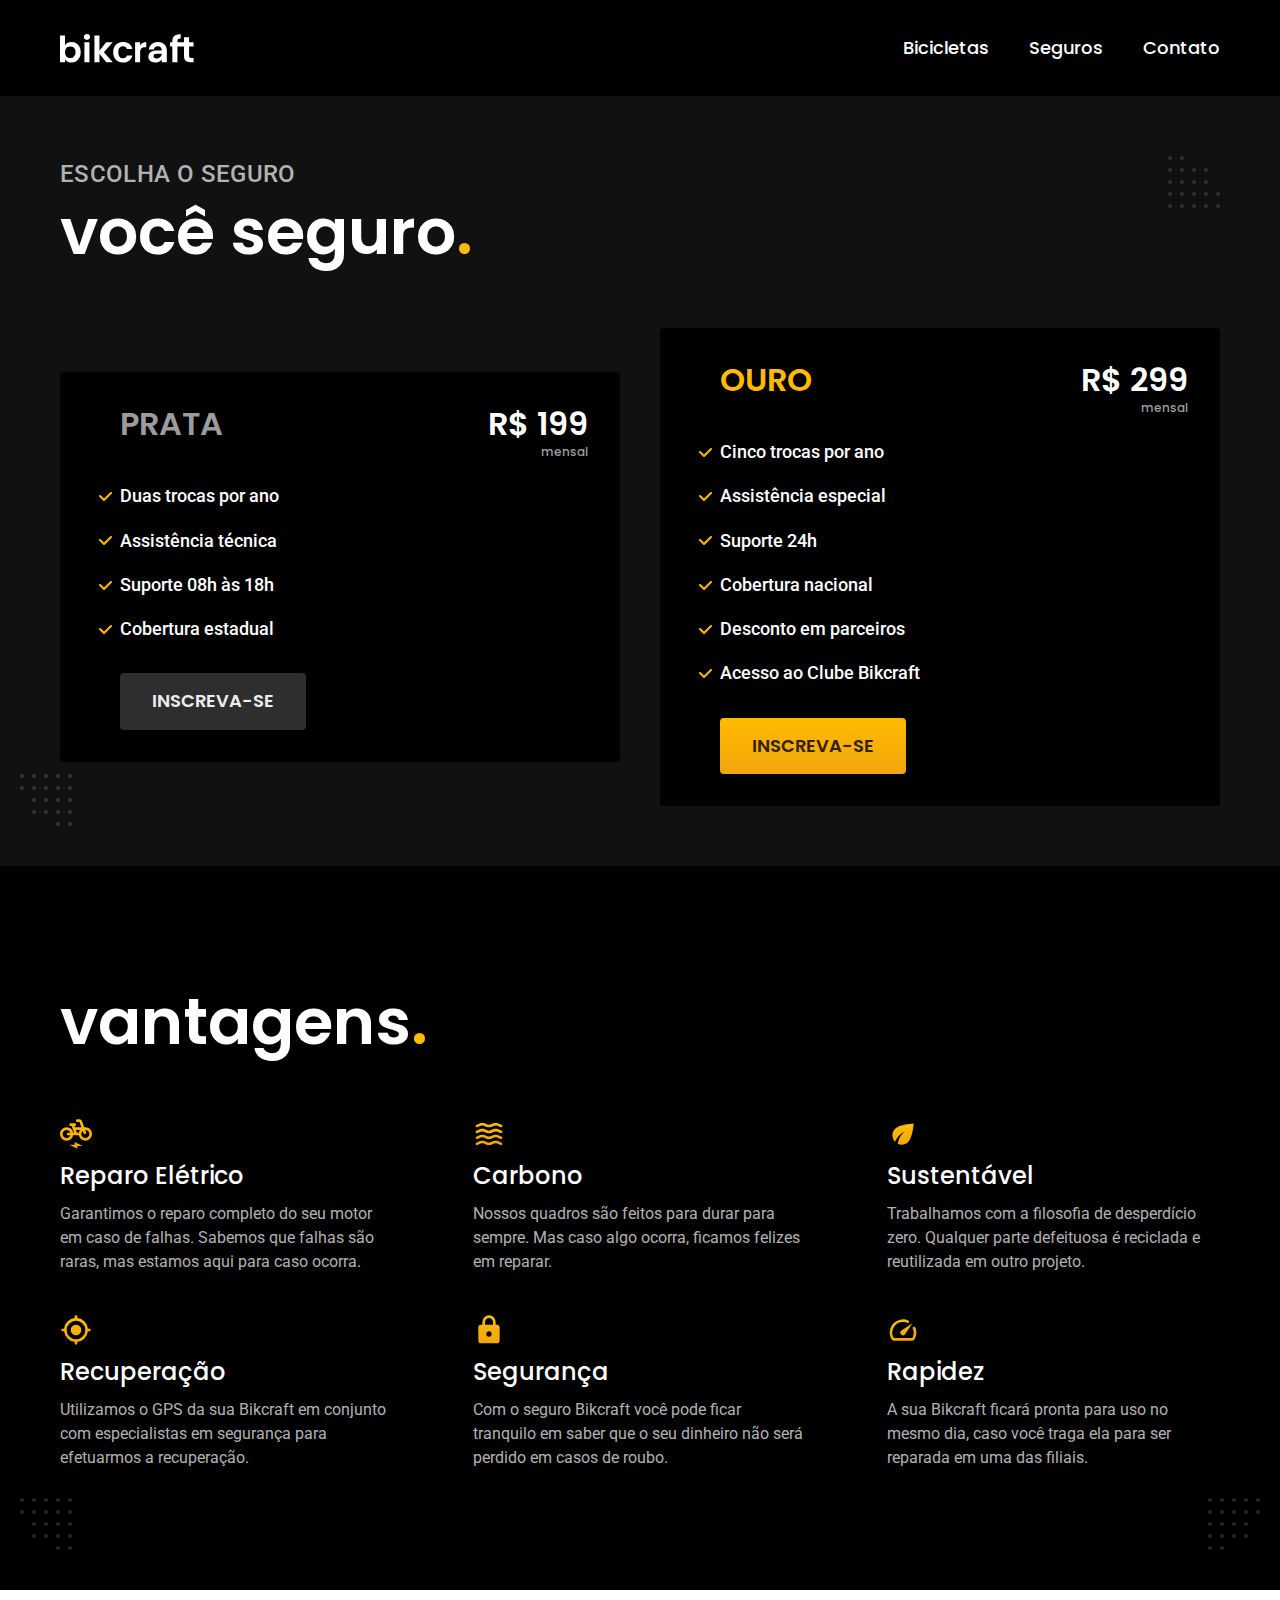
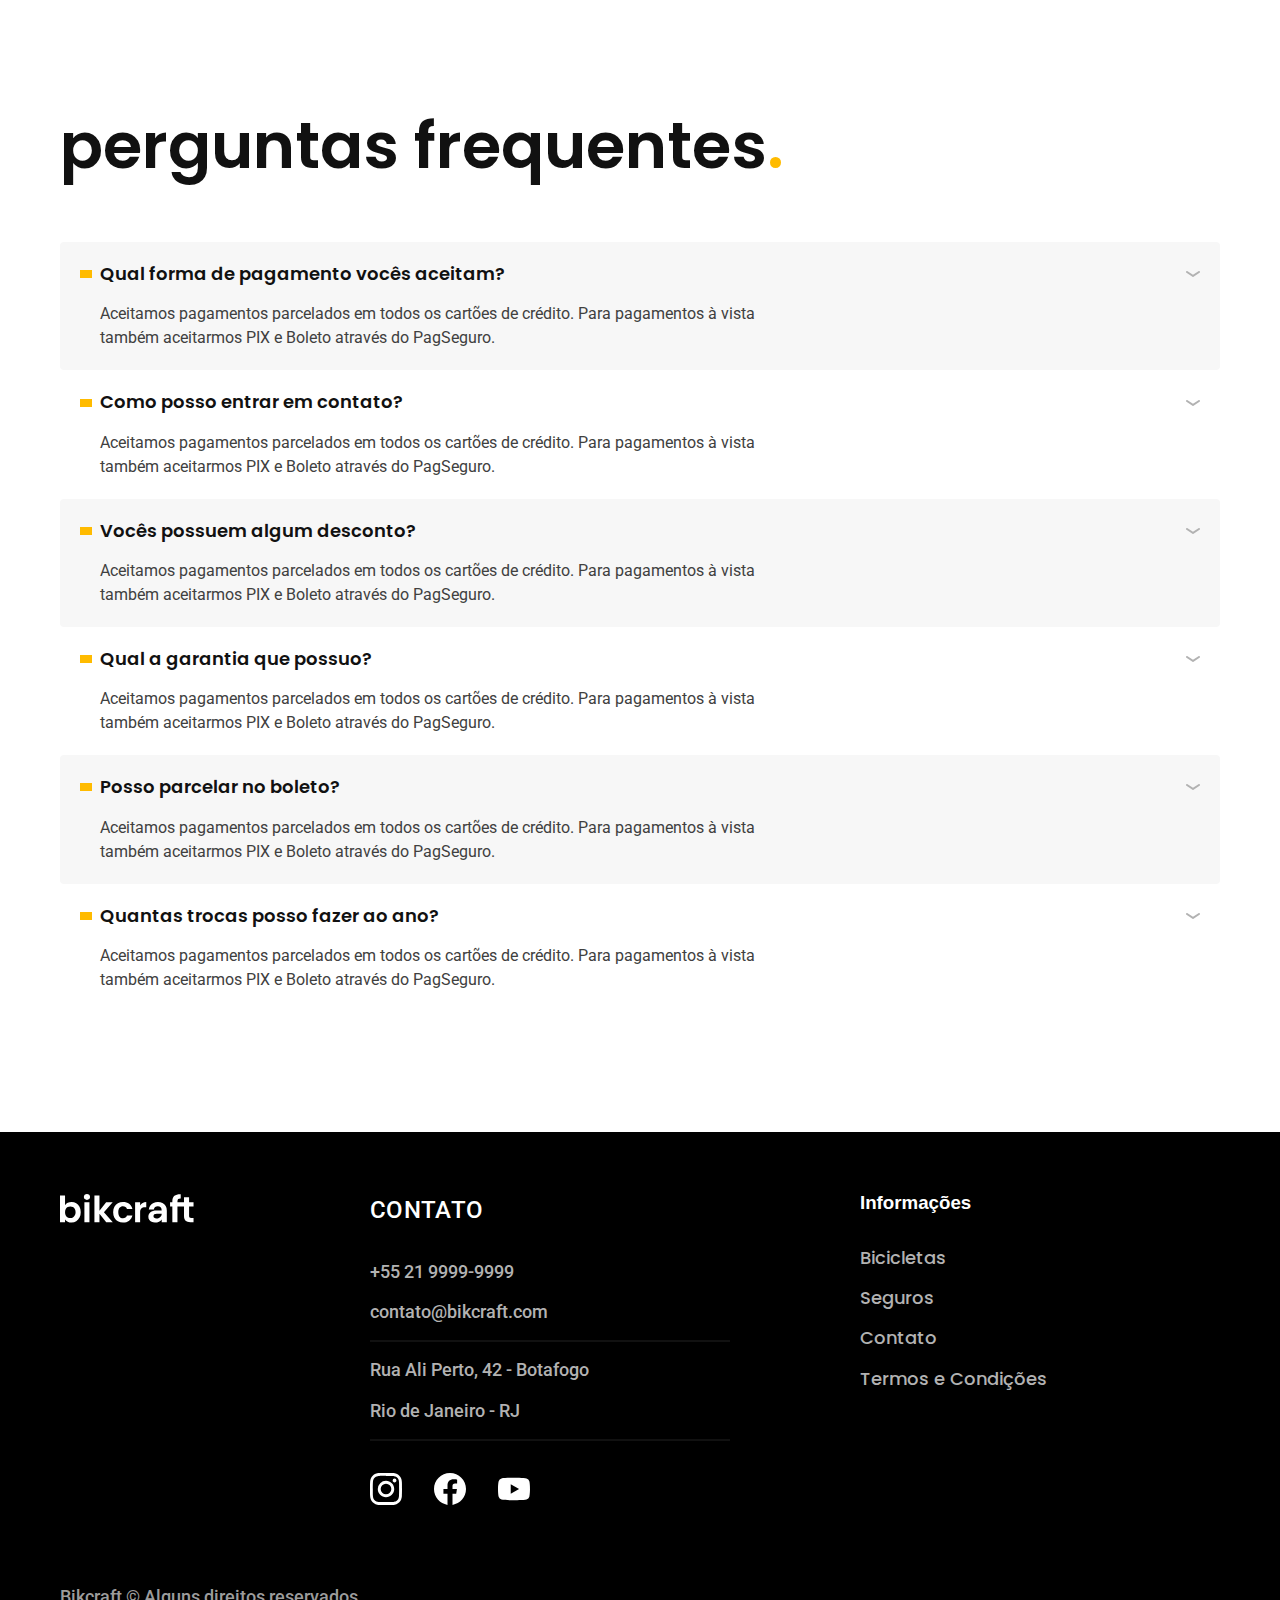
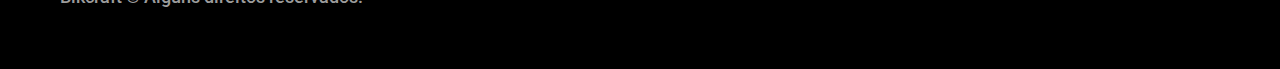
<file: seguros.html>
<!DOCTYPE html>
<html lang="pt-br">

<head>
  <meta charset="UTF-8">
  <meta name="viewport" content="width=device-width, initial-scale=1.0">
  <title>GGC - Seguros | Bikcraft</title>

  <!-- descrição do site -->
  <meta name="description" content="Bicicletas elétricas de alta precisão e qualidade, feitas sob medida para você. Explore o mundo na sua velocidade com a Bikcraft.">

  <!-- favicon site -->
  <link rel="icon" href="img/favicon.svg" type="image/svg+xml">

  <!-- carregamento style -->
  <link rel="preload" href="css/style.css" as="style">
  <link rel="stylesheet" href="css/style.css">

  <!-- google fonts -->
  <link rel="preconnect" href="https://fonts.googleapis.com">
  <link rel="preconnect" href="https://fonts.gstatic.com" crossorigin>
  <link href="https://fonts.googleapis.com/css2?family=Merriweather:ital,wght@1,900&family=Poppins:wght@500;600&family=Roboto:wght@400;500&display=swap" rel="stylesheet">

</head>

<body id="seguros">
  <header class="cor-bg-1">
    <div class="container header">
      <a href=" ../">
        <img src="img/bikcraft.svg" alt="Bikcraft" width="136" height="32">
      </a>
      <nav aria-label="primaria">
        <ul class="header-menu font-1-m cor-0">
          <li><a href="bicicletas.html">Bicicletas</a></li>
          <li><a href="seguros.html">Seguros</a></li>
          <li><a href="contato.html">Contato</a></li>
        </ul>
      </nav>
    </div>
  </header>

  <main class="seguro-bg">
    <div class="titulo">
      <div class="container">
        <p class="font-2-l-b cor-5">Escolha o seguro</p>
        <h1 class="cor-0 font-1-xxl">você seguro<span class="cor-p1">.</span></h1>
      </div>
    </div>
    <div class="seguros container">
      <div class="seguros-item">
        <h3 class="font-1-xl cor-6">Prata</h3>
        <span class="font-1-xl cor-0">R$ 199 <span class="font-1-xs cor-6">mensal</span></span>
        <ul class="font-2-m cor-0">
          <li>Duas trocas por ano</li>
          <li>Assistência técnica</li>
          <li>Suporte 08h às 18h</li>
          <li>Cobertura estadual</li>
        </ul>
        <a class="botao secundario" href="orcamento.html?tipo=seguro&produto=prata">Inscreva-se</a>
      </div>
      <div class="seguros-item">
        <h3 class="font-1-xl cor-p1">Ouro</h3>
        <span class="font-1-xl cor-0">R$ 299 <span class="font-1-xs cor-6">mensal</span></span>
        <ul class="font-2-m cor-0">
          <li>Cinco trocas por ano</li>
          <li>Assistência especial</li>
          <li>Suporte 24h</li>
          <li>Cobertura nacional</li>
          <li>Desconto em parceiros</li>
          <li>Acesso ao Clube Bikcraft</li>
        </ul>
        <a class="botao" href="orcamento.html?tipo=seguro&produto=ouro">Inscreva-se</a>
      </div>
    </div>
  </main>

  <article class="vantagens-bg">
    <div class="vantagens container">
      <h2 class="font-1-xxl cor-0">vantagens<span class="cor-p1">.</span></h2>
      <ul>
        <li>
          <img src="img/icones/eletrica.svg" alt="">
          <h3 class="font-1-l cor-0">Reparo Elétrico</h3>
          <p class="font-2-s cor-5">Garantimos o reparo completo do seu motor em caso de falhas. Sabemos que falhas são raras, mas estamos aqui para caso ocorra.</p>
        </li>
        <li>
          <img src="img/icones/carbono.svg" alt="">
          <h3 class="font-1-l cor-0">Carbono</h3>
          <p class="font-2-s cor-5">Nossos quadros são feitos para durar para sempre. Mas caso algo ocorra, ficamos felizes em reparar.</p>
        </li>
        <li>
          <img src="img/icones/sustentavel.svg" alt="">
          <h3 class="font-1-l cor-0">Sustentável</h3>
          <p class="font-2-s cor-5">Trabalhamos com a filosofia de desperdício zero. Qualquer parte defeituosa é reciclada e reutilizada em outro projeto.</p>
        </li>
        <li>
          <img src="img/icones/rastreador.svg" alt="">
          <h3 class="font-1-l cor-0">Recuperação</h3>
          <p class="font-2-s cor-5">Utilizamos o GPS da sua Bikcraft em conjunto com especialistas em segurança para efetuarmos a recuperação.</p>
        </li>
        <li>
          <img src="img/icones/seguro.svg" alt="">
          <h3 class="font-1-l cor-0">Segurança</h3>
          <p class="font-2-s cor-5">Com o seguro Bikcraft você pode ficar tranquilo em saber que o seu dinheiro não será perdido em casos de roubo.</p>
        </li>
        <li>
          <img src="img/icones/velocidade.svg" alt="">
          <h3 class="font-1-l cor-0">Rapidez</h3>
          <p class="font-2-s cor-5">A sua Bikcraft ficará pronta para uso no mesmo dia, caso você traga ela para ser reparada em uma das filiais.</p>
        </li>
      </ul>
    </div>
  </article>

  <article class="perguntas container">
    <h2 class="font-1-xxl">perguntas frequentes<span class="cor-p1">.</span></h2>
    <dl>
      <div>
        <dt class="font-1-m-b">Qual forma de pagamento vocês aceitam?</dt>
        <dd class="font-2-s cor-9">Aceitamos pagamentos parcelados em todos os cartões de crédito. Para pagamentos à vista também aceitarmos PIX e Boleto através do PagSeguro.</dd>
      </div>
      <div>
        <dt class="font-1-m-b">Como posso entrar em contato?</dt>
        <dd class="font-2-s cor-9">Aceitamos pagamentos parcelados em todos os cartões de crédito. Para pagamentos à vista também aceitarmos PIX e Boleto através do PagSeguro.</dd>
      </div>
      <div>
        <dt class="font-1-m-b">Vocês possuem algum desconto?</dt>
        <dd class="font-2-s cor-9">Aceitamos pagamentos parcelados em todos os cartões de crédito. Para pagamentos à vista também aceitarmos PIX e Boleto através do PagSeguro.</dd>
      </div>
      <div>
        <dt class="font-1-m-b">Qual a garantia que possuo?</dt>
        <dd class="font-2-s cor-9">Aceitamos pagamentos parcelados em todos os cartões de crédito. Para pagamentos à vista também aceitarmos PIX e Boleto através do PagSeguro.</dd>
      </div>
      <div>
        <dt class="font-1-m-b">Posso parcelar no boleto?</dt>
        <dd class="font-2-s cor-9">Aceitamos pagamentos parcelados em todos os cartões de crédito. Para pagamentos à vista também aceitarmos PIX e Boleto através do PagSeguro.</dd>
      </div>
      <div>
        <dt class="font-1-m-b">Quantas trocas posso fazer ao ano?</dt>
        <dd class="font-2-s cor-9">Aceitamos pagamentos parcelados em todos os cartões de crédito. Para pagamentos à vista também aceitarmos PIX e Boleto através do PagSeguro.</dd>
      </div>
    </dl>


  </article>
  
  <footer class="footer-bg">
    <div class="footer container">
      <img src="img/bikcraft.svg" alt="Bikcraft" width="136" height="32">
      <div class="footer-contato">
        <h3 class="font-2-l-b cor-0">Contato</h3>
        <ul class="font-2-m cor-5">
          <li>+55 21 9999-9999</li>
          <li>contato@bikcraft.com</li>
          <li>Rua Ali Perto, 42 - Botafogo</li>
          <li>Rio de Janeiro - RJ</li>
        </ul>
        <div class="footer-redes">
          <a href="#"><img src="img/redes/instagram.svg" alt="Instagram" width="32" height="32"></a>
          <a href="#"><img src="img/redes/facebook.svg" alt="Facebook" width="32" height="32"></a>
          <a href="#"><img src="img/redes/youtube.svg" alt="Youtube" width="32" height="32"></a>
        </div>
      </div>
      <div class="footer-informacoes">
        <h3 class="font-2-1-b cor-0">Informações</h3>
        <nav>
          <ul class="font-1-m cor-5">
            <li><a href="bicicletas.html">Bicicletas</a></li>
            <li><a href="seguros.html">Seguros</a></li>
            <li><a href="contato.html">Contato</a></li>
            <li><a href="termos.html">Termos e Condições</a></li>
          </ul>
        </nav>
      </div>
      <p class="font-2-m cor-6 footer-copy">Bikcraft © Alguns direitos reservados.</p>
    </div>
  </footer>

</body>

</html>
</file>
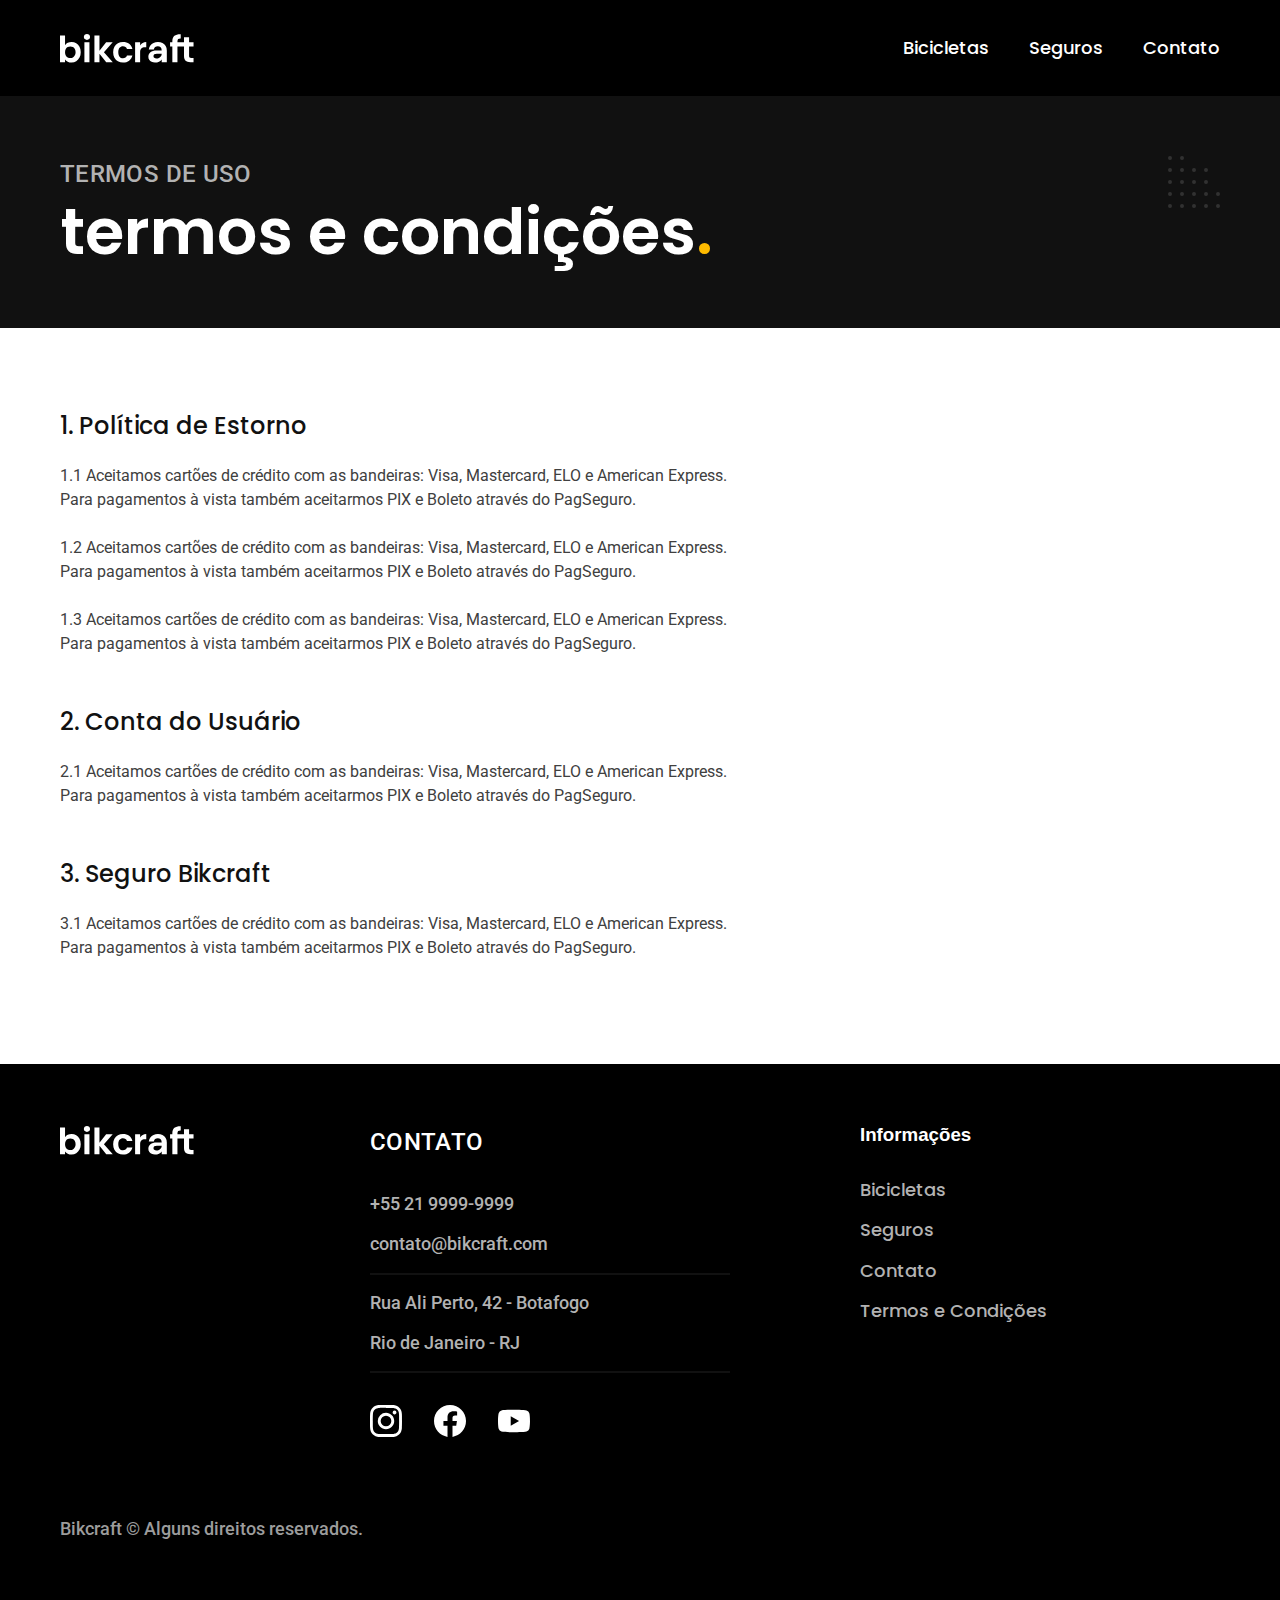
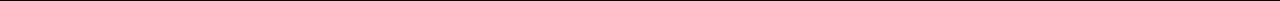
<file: termos.html>
<!DOCTYPE html>
<html lang="pt-br">

<head>
  <meta charset="UTF-8">
  <meta name="viewport" content="width=device-width, initial-scale=1.0">
  <title>GGC - Termos e Condições | Bikcraft</title>

  <!-- descrição do site -->
  <meta name="description" content="Bicicletas elétricas de alta precisão e qualidade, feitas sob medida para você. Explore o mundo na sua velocidade com a Bikcraft.">

  <!-- favicon site -->
  <link rel="icon" href="img/favicon.svg" type="image/svg+xml">

  <!-- carregamento style -->
  <link rel="preload" href="css/style.css" as="style">
  <link rel="stylesheet" href="css/style.css">

  <!-- google fonts -->
  <link rel="preconnect" href="https://fonts.googleapis.com">
  <link rel="preconnect" href="https://fonts.gstatic.com" crossorigin>
  <link href="https://fonts.googleapis.com/css2?family=Merriweather:ital,wght@1,900&family=Poppins:wght@500;600&family=Roboto:wght@400;500&display=swap" rel="stylesheet">

</head>

<body id="termos">
  <header class="cor-bg-1">
    <div class="container header">
      <a href=" ../">
        <img src="img/bikcraft.svg" alt="Bikcraft" width="136" height="32">
      </a>
      <nav aria-label="primaria">
        <ul class="header-menu font-1-m cor-0">
          <li><a href="bicicletas.html">Bicicletas</a></li>
          <li><a href="seguros.html">Seguros</a></li>
          <li><a href="contato.html">Contato</a></li>
        </ul>
      </nav>
    </div>
  </header>

  <main>
    <div class="titulo">
      <div class="container">
        <p class="font-2-l-b cor-5">Termos de uso</p>
        <h1 class="font-1-xxl cor-0">termos e condições<span class="cor-p1">.</span></h1>
      </div>
    </div>

    <div class="container termos font-2-s cor-10">
      <h2 class="font-1-l cor-11">1. Política de Estorno</h2>
      <p>1.1 Aceitamos cartões de crédito com as bandeiras: Visa, Mastercard, ELO e American Express. Para pagamentos à vista também aceitarmos PIX e Boleto através do PagSeguro.</p>
      <p>1.2 Aceitamos cartões de crédito com as bandeiras: Visa, Mastercard, ELO e American Express. Para pagamentos à vista também aceitarmos PIX e Boleto através do PagSeguro.</p>
      <p>1.3 Aceitamos cartões de crédito com as bandeiras: Visa, Mastercard, ELO e American Express. Para pagamentos à vista também aceitarmos PIX e Boleto através do PagSeguro.</p>
      <h2 class="font-1-l cor-11">2. Conta do Usuário</h2>
      <p>2.1 Aceitamos cartões de crédito com as bandeiras: Visa, Mastercard, ELO e American Express. Para pagamentos à vista também aceitarmos PIX e Boleto através do PagSeguro.</p>
      <h2 class="font-1-l cor-11">3. Seguro Bikcraft</h2>
      <p>3.1 Aceitamos cartões de crédito com as bandeiras: Visa, Mastercard, ELO e American Express. Para pagamentos à vista também aceitarmos PIX e Boleto através do PagSeguro.</p>
    </div>
  </main>

  <footer class="footer-bg">
    <div class="footer container">
      <img src="img/bikcraft.svg" alt="Bikcraft" width="136" height="32">
      <div class="footer-contato">
        <h3 class="font-2-l-b cor-0">Contato</h3>
        <ul class="font-2-m cor-5">
          <li>+55 21 9999-9999</li>
          <li>contato@bikcraft.com</li>
          <li>Rua Ali Perto, 42 - Botafogo</li>
          <li>Rio de Janeiro - RJ</li>
        </ul>
        <div class="footer-redes">
          <a href="#"><img src="img/redes/instagram.svg" alt="Instagram" width="32" height="32"></a>
          <a href="#"><img src="img/redes/facebook.svg" alt="Facebook" width="32" height="32"></a>
          <a href="#"><img src="img/redes/youtube.svg" alt="Youtube" width="32" height="32"></a>
        </div>
      </div>
      <div class="footer-informacoes">
        <h3 class="font-2-1-b cor-0">Informações</h3>
        <nav>
          <ul class="font-1-m cor-5">
            <li><a href="bicicletas.html">Bicicletas</a></li>
            <li><a href="seguros.html">Seguros</a></li>
            <li><a href="contato.html">Contato</a></li>
            <li><a href="termos.html">Termos e Condições</a></li>
          </ul>
        </nav>
      </div>
      <p class="font-2-m cor-6 footer-copy">Bikcraft © Alguns direitos reservados.</p>
    </div>
  </footer>

</body>

</html>
</file>
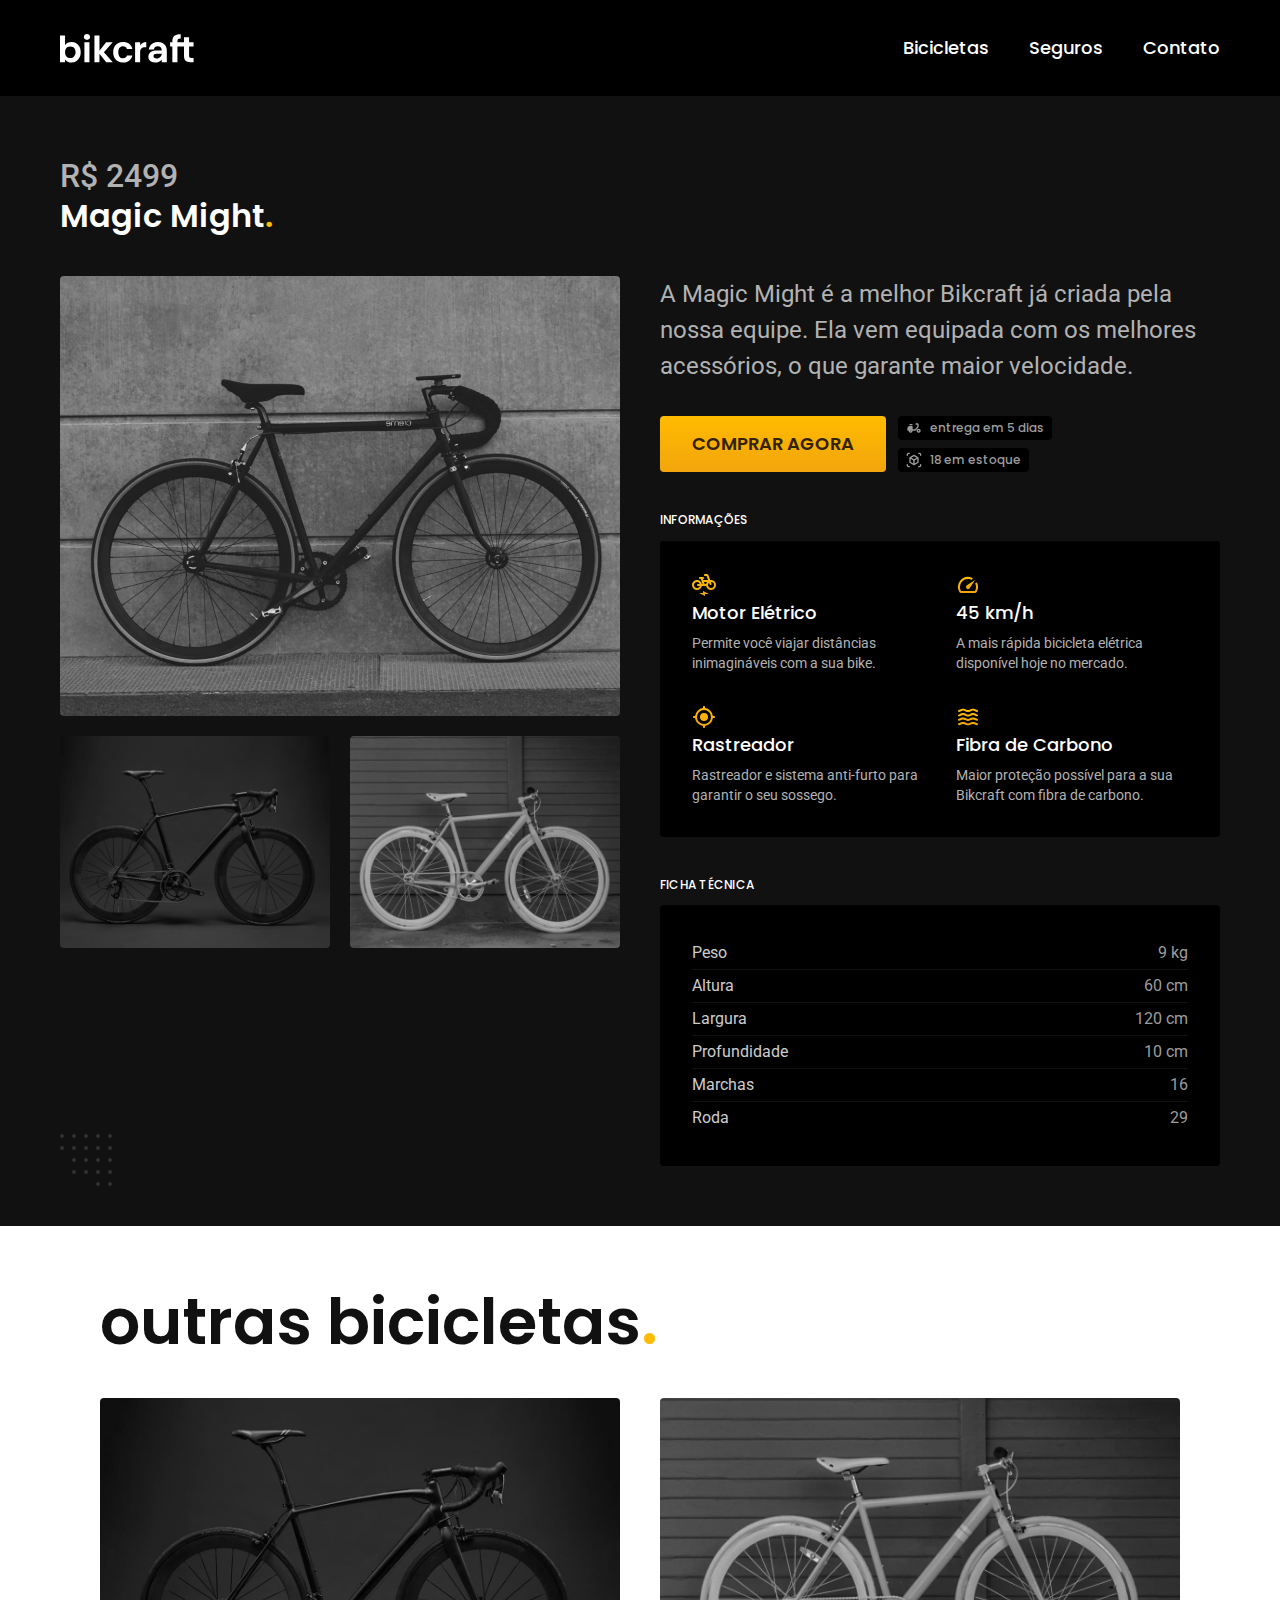
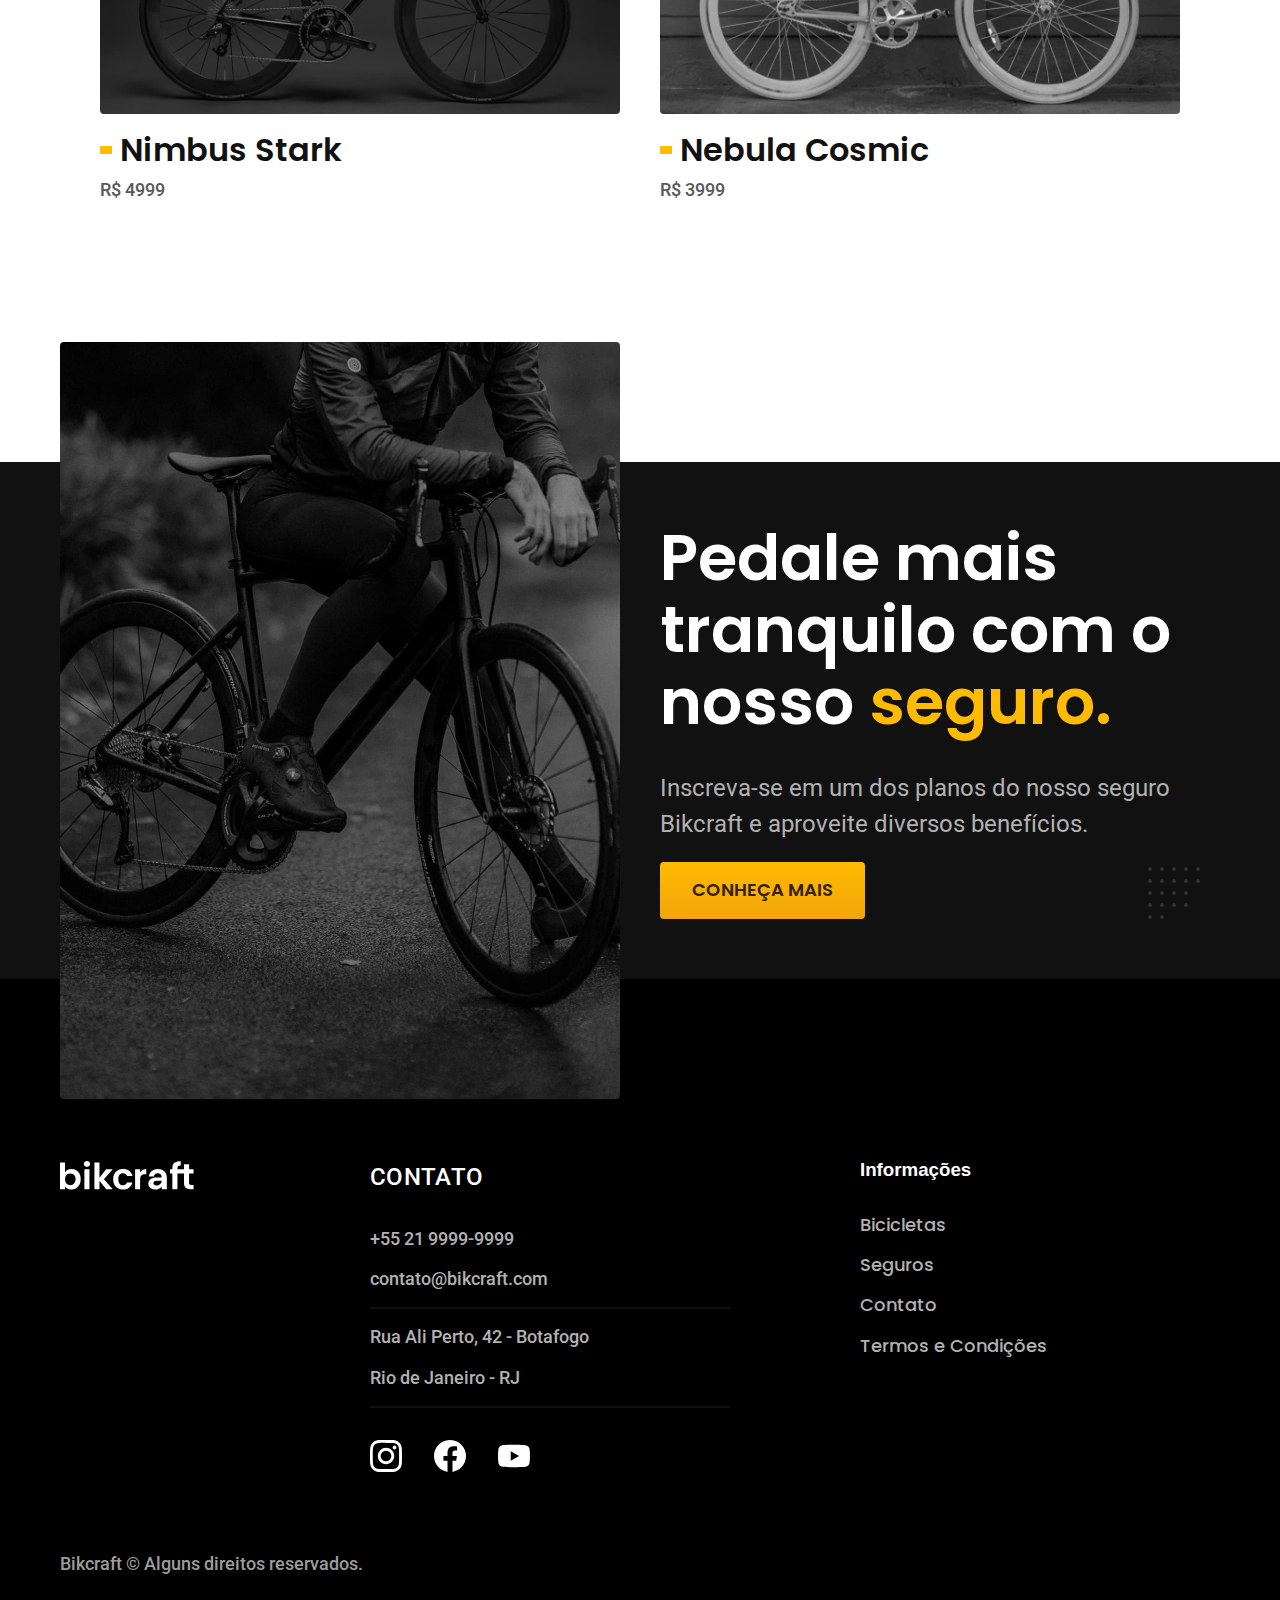
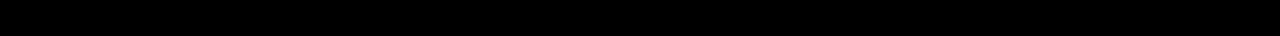
<file: bicicletas/magic.html>
<!DOCTYPE html>
<html lang="pt-br">

<head>
  <meta charset="UTF-8">
  <meta name="viewport" content="width=device-width, initial-scale=1.0">
  <title>GGC - Magic | Bikcraft</title>

  <!-- descrição do site -->
  <meta name="description" content="Bicicletas elétricas de alta precisão e qualidade, feitas sob medida para você. Explore o mundo na sua velocidade com a Bikcraft.">

  <!-- favicon site -->
  <link rel="icon" href="../img/favicon.svg" type="image/svg+xml">

  <!-- carregamento style -->
  <link rel="preload" href="../css/style.css" as="style">
  <link rel="stylesheet" href="../css/style.css">

  <!-- google fonts -->
  <link rel="preconnect" href="https://fonts.googleapis.com">
  <link rel="preconnect" href="https://fonts.gstatic.com" crossorigin>
  <link href="https://fonts.googleapis.com/css2?family=Merriweather:ital,wght@1,900&family=Poppins:wght@500;600&family=Roboto:wght@400;500&display=swap" rel="stylesheet">

</head>

<body id="bicicleta">
  <header class="cor-bg-1">
    <div class="container header">
      <a href=" ../">
        <img src="../img/bikcraft.svg" alt="Bikcraft" width="136" height="32">
      </a>
      <nav aria-label="primaria">
        <ul class="header-menu font-1-m cor-0">
          <li><a href="../bicicletas.html">Bicicletas</a></li>
          <li><a href="../seguros.html">Seguros</a></li>
          <li><a href="../contato.html">Contato</a></li>
        </ul>
      </nav>
    </div>
  </header>

  <main class="bicicleta-bg">
    <div class="container bicicleta">
      <div class="bicicleta-titulo">
        <span class="font-2-xl cor-5">R$ 2499</span>
        <h1 class="font-1-xl cor-0">Magic Might<span class="cor-p1">.</span></h1>
      </div>
      <div class="bicicleta-imagens">
        <img src="../img/bicicleta/nimbus2.jpg" alt="bicicleta preta" width="560" height="440">
        <img src="../img/bicicleta/nimbus1.jpg" alt="bicicleta preta" width="560" height="440">
        <img src="../img/bicicleta/nimbus3.jpg" alt="bicicleta branca" width="560" height="440">
      </div>
      <div class="bicicleta-conteudo">
        <p class="font-2-l cor-5">A Magic Might é a melhor Bikcraft já criada pela nossa equipe. Ela vem equipada com os melhores acessórios, o que garante maior velocidade.</p>
        <div class="bicicleta-comprar">
          <a class="botao" href="../orcamento.html?tipo=bikcraft&produto=magic">Comprar Agora</a>
          <span class="font-1-xs cor-6">
            <img src="../img/icones/entrega.svg" alt="">
            entrega em 5 dias
          </span>
          <span class="font-1-xs cor-6">
            <img src="../img/icones/estoque.svg" alt="">
            18 em estoque
          </span>
        </div>
        <h2 class="font-1-xs cor-0">Informações</h2>
        <ul class="bicicleta-informacoes">
          <li>
            <img src="../img/icones/eletrica.svg" alt="">
            <h3 class="font-1-m cor-0">Motor Elétrico</h3>
            <p class="font-2-xs cor-5">Permite você viajar distâncias inimagináveis com a sua bike.</p>
          </li>
          <li>
            <img src="../img/icones/velocidade.svg" alt="">
            <h3 class="font-1-m cor-0">45 km/h</h3>
            <p class="font-2-xs cor-5">A mais rápida bicicleta elétrica disponível hoje no mercado.</p>
          </li>
          <li>
            <img src="../img/icones/rastreador.svg" alt="">
            <h3 class="font-1-m cor-0">Rastreador</h3>
            <p class="font-2-xs cor-5">Rastreador e sistema anti-furto para garantir o seu sossego.</p>
          </li>
          <li>
            <img src="../img/icones/carbono.svg" alt="">
            <h3 class="font-1-m cor-0">Fibra de Carbono</h3>
            <p class="font-2-xs cor-5">Maior proteção possível para a sua Bikcraft com fibra de carbono.</p>
          </li>
        </ul>
        <h2 class="font-1-xs cor-0">Ficha Técnica</h2>
        <ul class="bicicleta-ficha font-2-s cor-4">
          <li>Peso <Span class="cor-6">9 kg</Span></li>
          <li>Altura <Span class="cor-6">60 cm</Span></li>
          <li>Largura <Span class="cor-6">120 cm</Span></li>
          <li>Profundidade <Span class="cor-6">10 cm</Span></li>
          <li>Marchas <Span class="cor-6">16</Span></li>
          <li>Roda <Span class="cor-6">29</Span></li>
        </ul>
      </div>
    </div>
  </main>

  <article class="container bicicleta-lista">
    <h2 class="font-1-xxl">outras bicicletas<span class="cor-p1">.</span></h2>
    <ul>
      <li>
        <a href="../bicicletas/nimbus.html">
          <img src="../img/bicicletas/nimbus.jpg" alt="Bicicleta Preta">
          <h3 class="font-1-xl">Nimbus Stark</h3>
          <span class="font-2-m cor-8">R$ 4999</span>
        </a>
      </li>
      <li>
        <a href="../bicicletas/nebula.html">
          <img src="../img/bicicletas/nebula.jpg" alt="Bicicleta branca">
          <h3 class="font-1-xl">Nebula Cosmic</h3>
          <span class="font-2-m cor-8">R$ 3999</span>
        </a>
      </li>
    </ul>
  </article>

  <article class="seguros-bg">
    <div class="seguro container">
      <div class="seguro-imagem">
        <img src="../img/fotos/seguros.jpg" alt="Pessoa parada em cima de uma bicicleta">
      </div>
      <div class="seguro-conteudo">
        <h2 class="font-1-xxl cor-0">Pedale mais tranquilo com o nosso <span class="cor-p1">seguro.</span></h2>
        <p class="font-2-l cor-5">Inscreva-se em um dos planos do nosso seguro Bikcraft e aproveite diversos benefícios.</p>
        <a class="botao" href="../seguros.html">Conheça Mais</a>
      </div>
    </div>
  </article>

  <footer class="footer-bg">
    <div class="footer container">
      <img src="../img/bikcraft.svg" alt="Bikcraft" width="136" height="32">
      <div class="footer-contato">
        <h3 class="font-2-l-b cor-0">Contato</h3>
        <ul class="font-2-m cor-5">
          <li>+55 21 9999-9999</li>
          <li>contato@bikcraft.com</li>
          <li>Rua Ali Perto, 42 - Botafogo</li>
          <li>Rio de Janeiro - RJ</li>
        </ul>
        <div class="footer-redes">
          <a href="#"><img src="../img/redes/instagram.svg" alt="Instagram" width="32" height="32"></a>
          <a href="#"><img src="../img/redes/facebook.svg" alt="Facebook" width="32" height="32"></a>
          <a href="#"><img src="../img/redes/youtube.svg" alt="Youtube" width="32" height="32"></a>
        </div>
      </div>
      <div class="footer-informacoes">
        <h3 class="font-2-1-b cor-0">Informações</h3>
        <nav>
          <ul class="font-1-m cor-5">
            <li><a href="../bicicletas.html">Bicicletas</a></li>
            <li><a href="../seguros.html">Seguros</a></li>
            <li><a href="../contato.html">Contato</a></li>
            <li><a href="../termos.html">Termos e Condições</a></li>
          </ul>
        </nav>
      </div>
      <p class="font-2-m cor-6 footer-copy">Bikcraft © Alguns direitos reservados.</p>
    </div>
  </footer>

</body>

</html>
</file>
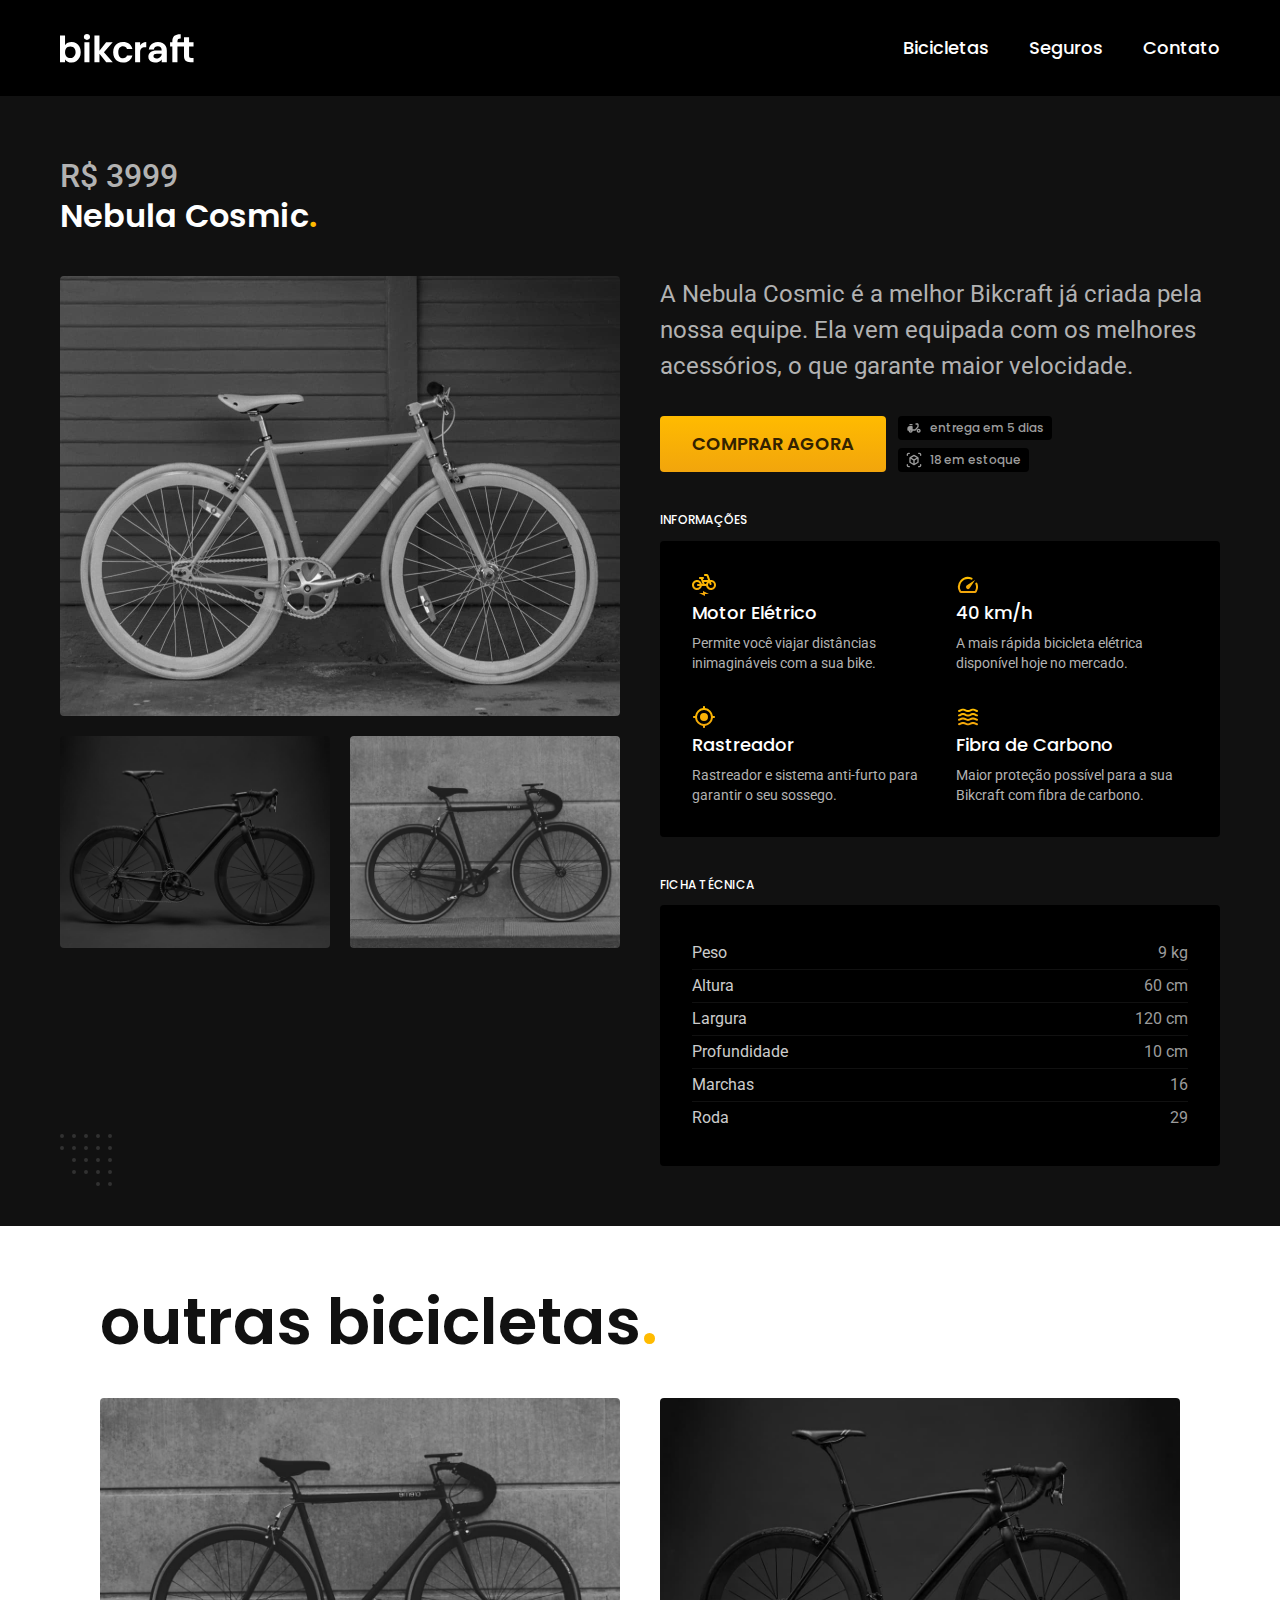
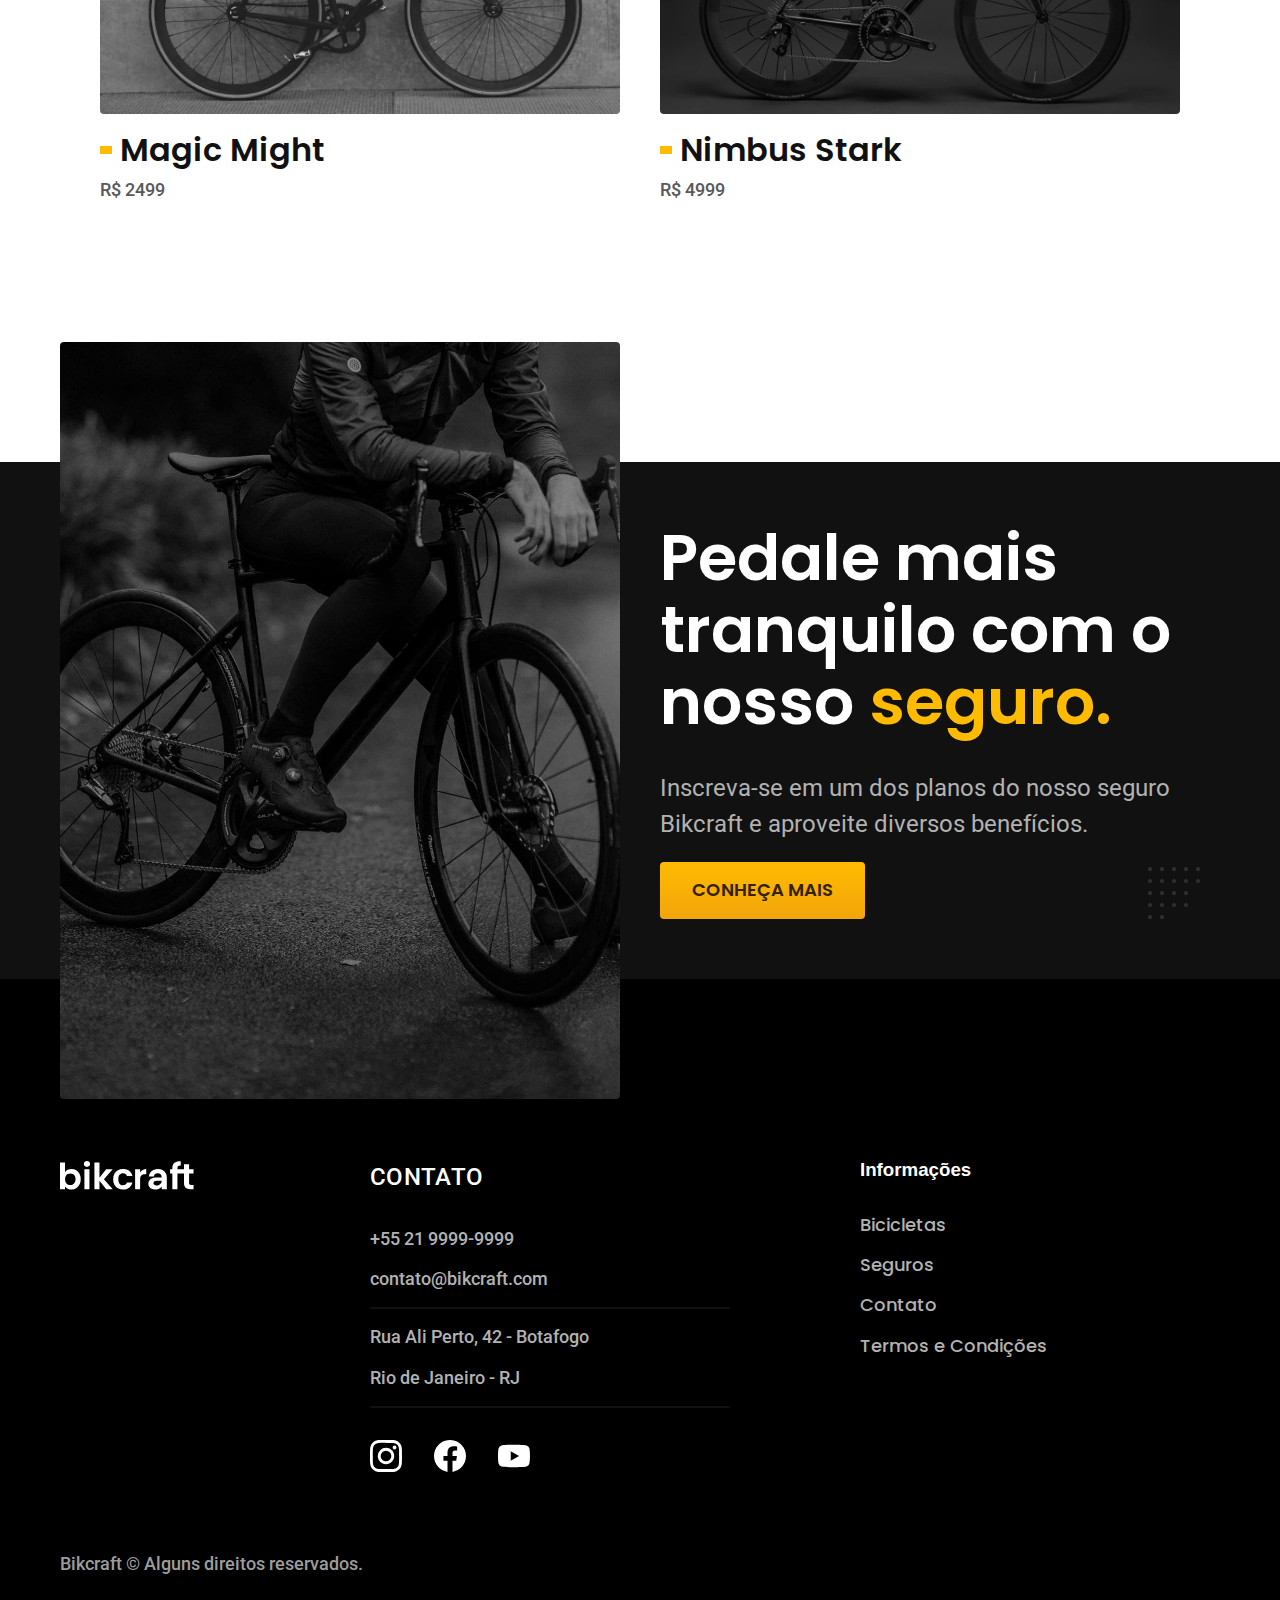
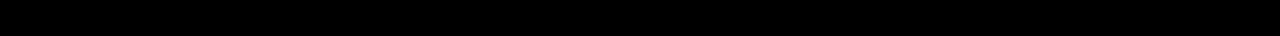
<file: bicicletas/nebula.html>
<!DOCTYPE html>
<html lang="pt-br">

<head>
  <meta charset="UTF-8">
  <meta name="viewport" content="width=device-width, initial-scale=1.0">
  <title>GGC - Nebula | Bikcraft</title>

  <!-- descrição do site -->
  <meta name="description" content="Bicicletas elétricas de alta precisão e qualidade, feitas sob medida para você. Explore o mundo na sua velocidade com a Bikcraft.">

  <!-- favicon site -->
  <link rel="icon" href="../img/favicon.svg" type="image/svg+xml">

  <!-- carregamento style -->
  <link rel="preload" href="../css/style.css" as="style">
  <link rel="stylesheet" href="../css/style.css">

  <!-- google fonts -->
  <link rel="preconnect" href="https://fonts.googleapis.com">
  <link rel="preconnect" href="https://fonts.gstatic.com" crossorigin>
  <link href="https://fonts.googleapis.com/css2?family=Merriweather:ital,wght@1,900&family=Poppins:wght@500;600&family=Roboto:wght@400;500&display=swap" rel="stylesheet">

</head>

<body id="bicicleta">
  <header class="cor-bg-1">
    <div class="container header">
      <a href=" ../">
        <img src="../img/bikcraft.svg" alt="Bikcraft" width="136" height="32">
      </a>
      <nav aria-label="primaria">
        <ul class="header-menu font-1-m cor-0">
          <li><a href="../bicicletas.html">Bicicletas</a></li>
          <li><a href="../seguros.html">Seguros</a></li>
          <li><a href="../contato.html">Contato</a></li>
        </ul>
      </nav>
    </div>
  </header>

  <main class="bicicleta-bg">
    <div class="container bicicleta">
      <div class="bicicleta-titulo">
        <span class="font-2-xl cor-5">R$ 3999</span>
        <h1 class="font-1-xl cor-0">Nebula Cosmic<span class="cor-p1">.</span></h1>
      </div>
      <div class="bicicleta-imagens">
        <img src="../img/bicicleta/nimbus3.jpg" alt="bicicleta branca" width="560" height="440">
        <img src="../img/bicicleta/nimbus1.jpg" alt="bicicleta preta" width="560" height="440">
        <img src="../img/bicicleta/nimbus2.jpg" alt="bicicleta preta" width="560" height="440">
      </div>
      <div class="bicicleta-conteudo">
        <p class="font-2-l cor-5">A Nebula Cosmic é a melhor Bikcraft já criada pela nossa equipe. Ela vem equipada com os melhores acessórios, o que garante maior velocidade.</p>
        <div class="bicicleta-comprar">
          <a class="botao" href="../orcamento.html?tipo=bikcraft&produto=nebula">Comprar Agora</a>
          <span class="font-1-xs cor-6">
            <img src="../img/icones/entrega.svg" alt="">
            entrega em 5 dias
          </span>
          <span class="font-1-xs cor-6">
            <img src="../img/icones/estoque.svg" alt="">
            18 em estoque
          </span>
        </div>
        <h2 class="font-1-xs cor-0">Informações</h2>
        <ul class="bicicleta-informacoes">
          <li>
            <img src="../img/icones/eletrica.svg" alt="">
            <h3 class="font-1-m cor-0">Motor Elétrico</h3>
            <p class="font-2-xs cor-5">Permite você viajar distâncias inimagináveis com a sua bike.</p>
          </li>
          <li>
            <img src="../img/icones/velocidade.svg" alt="">
            <h3 class="font-1-m cor-0">40 km/h</h3>
            <p class="font-2-xs cor-5">A mais rápida bicicleta elétrica disponível hoje no mercado.</p>
          </li>
          <li>
            <img src="../img/icones/rastreador.svg" alt="">
            <h3 class="font-1-m cor-0">Rastreador</h3>
            <p class="font-2-xs cor-5">Rastreador e sistema anti-furto para garantir o seu sossego.</p>
          </li>
          <li>
            <img src="../img/icones/carbono.svg" alt="">
            <h3 class="font-1-m cor-0">Fibra de Carbono</h3>
            <p class="font-2-xs cor-5">Maior proteção possível para a sua Bikcraft com fibra de carbono.</p>
          </li>
        </ul>
        <h2 class="font-1-xs cor-0">Ficha Técnica</h2>
        <ul class="bicicleta-ficha font-2-s cor-4">
          <li>Peso <Span class="cor-6">9 kg</Span></li>
          <li>Altura <Span class="cor-6">60 cm</Span></li>
          <li>Largura <Span class="cor-6">120 cm</Span></li>
          <li>Profundidade <Span class="cor-6">10 cm</Span></li>
          <li>Marchas <Span class="cor-6">16</Span></li>
          <li>Roda <Span class="cor-6">29</Span></li>
        </ul>
      </div>
    </div>
  </main>

  <article class="container bicicleta-lista">
    <h2 class="font-1-xxl">outras bicicletas<span class="cor-p1">.</span></h2>
    <ul>
      <li>
        <a href="../bicicletas/magic.html">
          <img src="../img/bicicletas/magic.jpg" alt="Bicicleta Preta">
          <h3 class="font-1-xl">Magic Might</h3>
          <span class="font-2-m cor-8">R$ 2499</span>
        </a>
      </li>
      <li>
        <a href="../bicicletas/nimbus.html">
          <img src="../img/bicicletas/nimbus.jpg" alt="Bicicleta branca">
          <h3 class="font-1-xl">Nimbus Stark</h3>
          <span class="font-2-m cor-8">R$ 4999</span>
        </a>
      </li>
    </ul>
  </article>

  <article class="seguros-bg">
    <div class="seguro container">
      <div class="seguro-imagem">
        <img src="../img/fotos/seguros.jpg" alt="Pessoa parada em cima de uma bicicleta">
      </div>
      <div class="seguro-conteudo">
        <h2 class="font-1-xxl cor-0">Pedale mais tranquilo com o nosso <span class="cor-p1">seguro.</span></h2>
        <p class="font-2-l cor-5">Inscreva-se em um dos planos do nosso seguro Bikcraft e aproveite diversos benefícios.</p>
        <a class="botao" href="../seguros.html">Conheça Mais</a>
      </div>
    </div>
  </article>

  <footer class="footer-bg">
    <div class="footer container">
      <img src="../img/bikcraft.svg" alt="Bikcraft" width="136" height="32">
      <div class="footer-contato">
        <h3 class="font-2-l-b cor-0">Contato</h3>
        <ul class="font-2-m cor-5">
          <li>+55 21 9999-9999</li>
          <li>contato@bikcraft.com</li>
          <li>Rua Ali Perto, 42 - Botafogo</li>
          <li>Rio de Janeiro - RJ</li>
        </ul>
        <div class="footer-redes">
          <a href="#"><img src="../img/redes/instagram.svg" alt="Instagram" width="32" height="32"></a>
          <a href="#"><img src="../img/redes/facebook.svg" alt="Facebook" width="32" height="32"></a>
          <a href="#"><img src="../img/redes/youtube.svg" alt="Youtube" width="32" height="32"></a>
        </div>
      </div>
      <div class="footer-informacoes">
        <h3 class="font-2-1-b cor-0">Informações</h3>
        <nav>
          <ul class="font-1-m cor-5">
            <li><a href="../bicicletas.html">Bicicletas</a></li>
            <li><a href="../seguros.html">Seguros</a></li>
            <li><a href="../contato.html">Contato</a></li>
            <li><a href="../termos.html">Termos e Condições</a></li>
          </ul>
        </nav>
      </div>
      <p class="font-2-m cor-6 footer-copy">Bikcraft © Alguns direitos reservados.</p>
    </div>
  </footer>

</body>

</html>
</file>
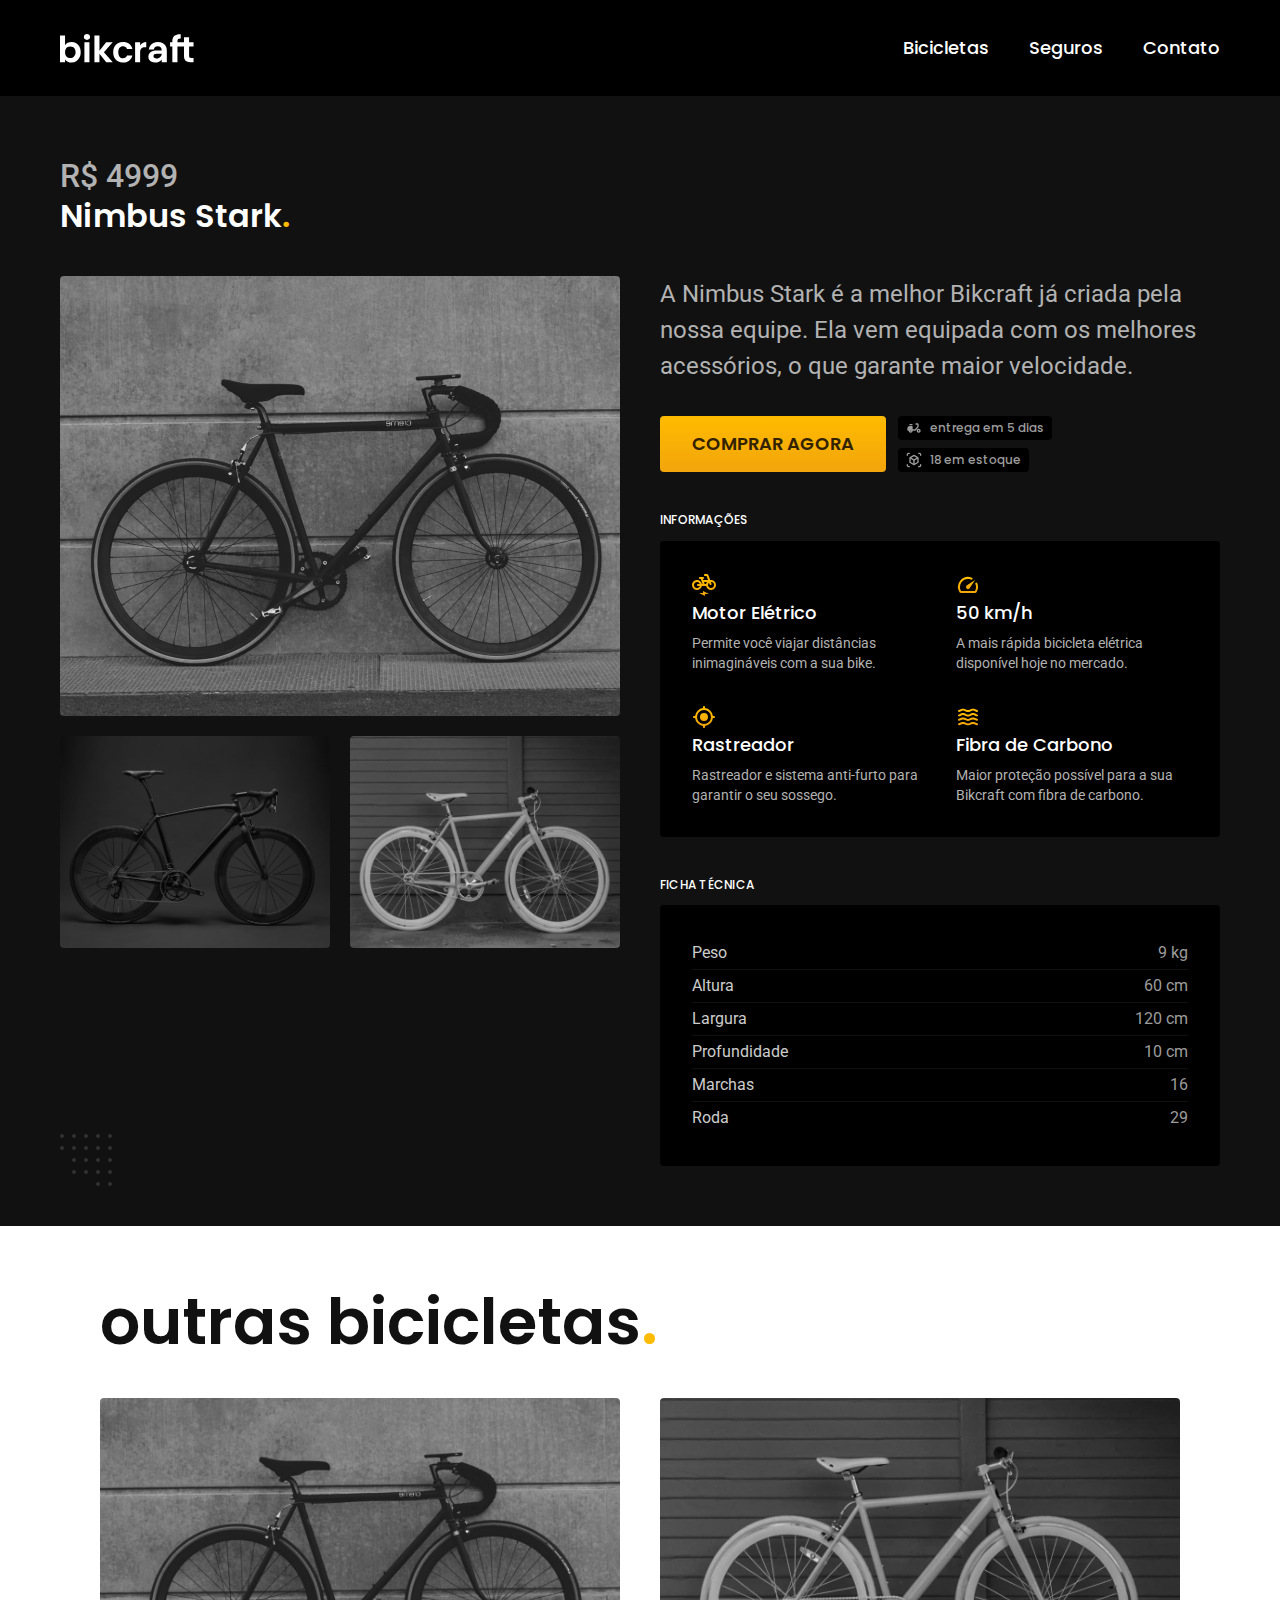
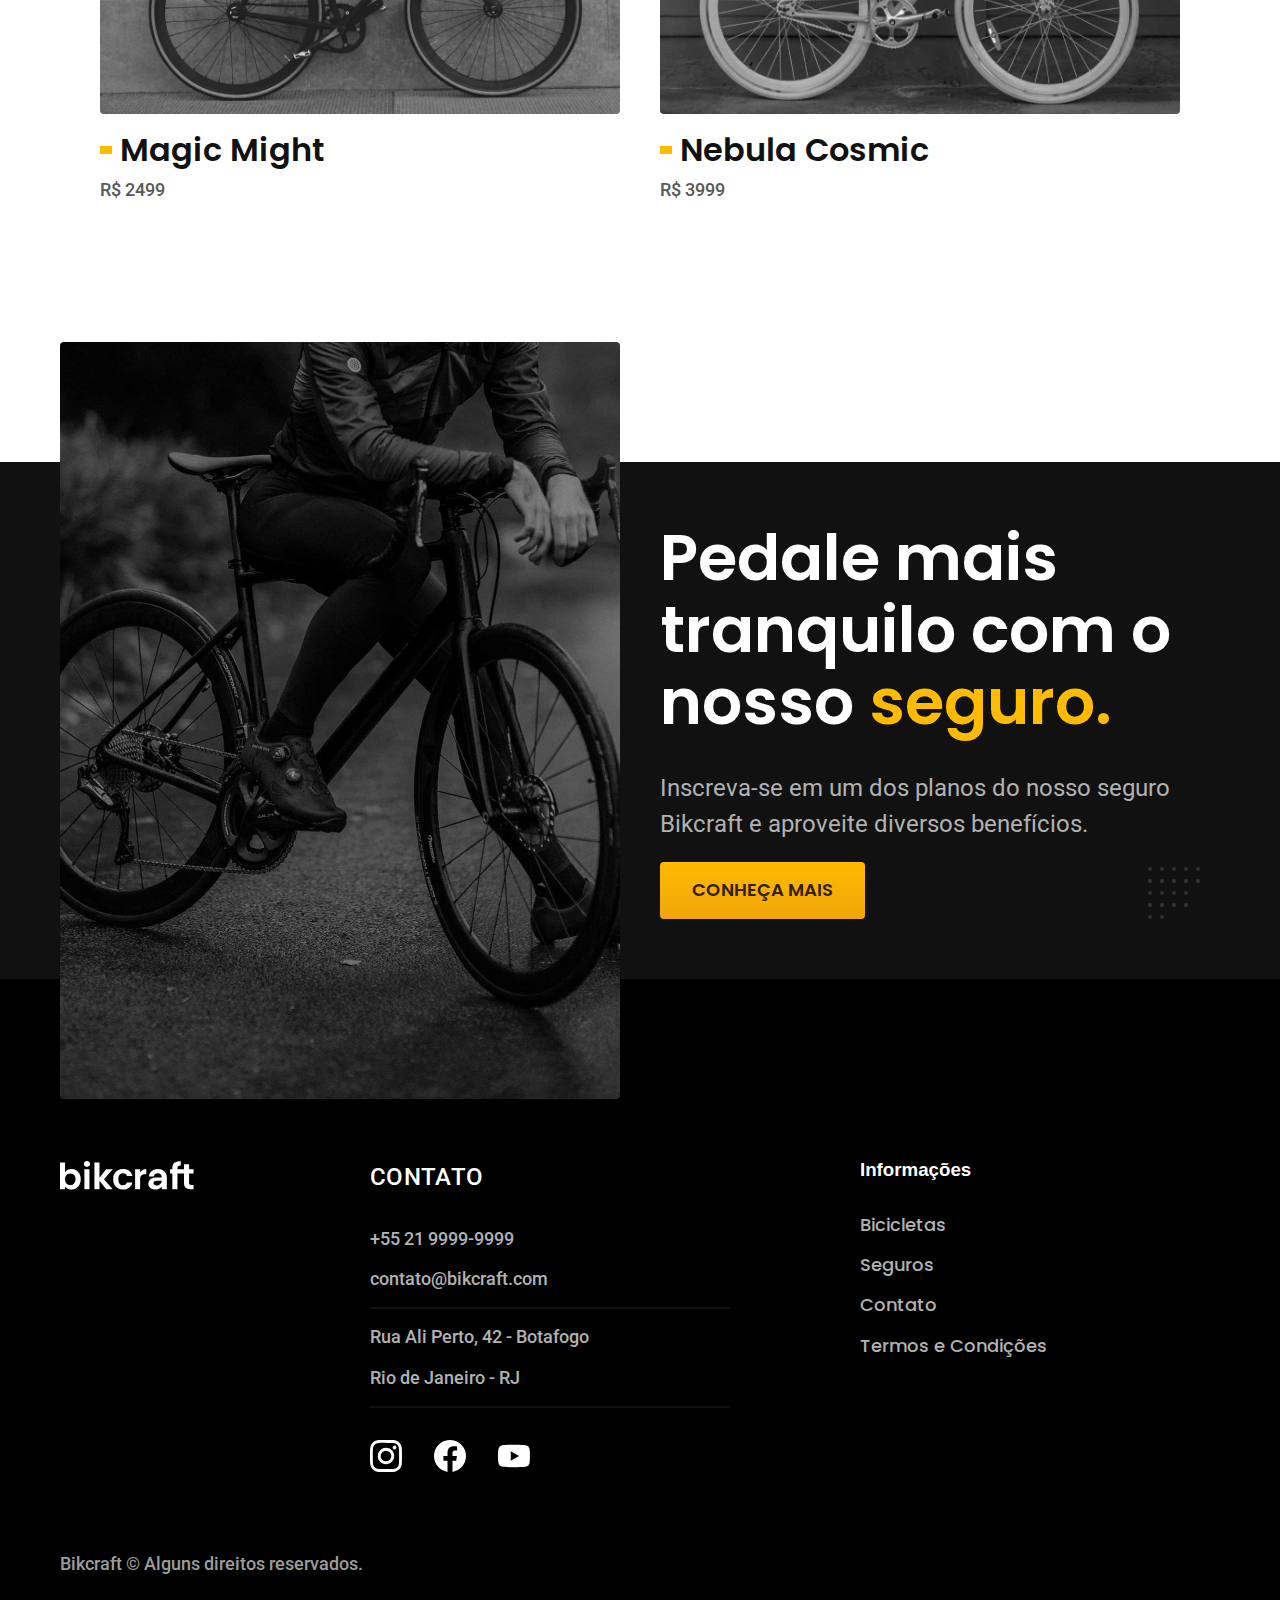
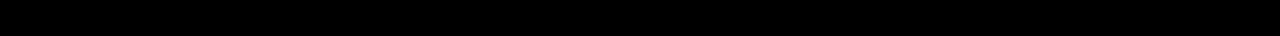
<file: bicicletas/nimbus.html>
<!DOCTYPE html>
<html lang="pt-br">

<head>
  <meta charset="UTF-8">
  <meta name="viewport" content="width=device-width, initial-scale=1.0">
  <title>GGC - Nimbus | Bikcraft</title>

  <!-- descrição do site -->
  <meta name="description" content="Bicicletas elétricas de alta precisão e qualidade, feitas sob medida para você. Explore o mundo na sua velocidade com a Bikcraft.">

  <!-- favicon site -->
  <link rel="icon" href="../img/favicon.svg" type="image/svg+xml">

  <!-- carregamento style -->
  <link rel="preload" href="../css/style.css" as="style">
  <link rel="stylesheet" href="../css/style.css">

  <!-- google fonts -->
  <link rel="preconnect" href="https://fonts.googleapis.com">
  <link rel="preconnect" href="https://fonts.gstatic.com" crossorigin>
  <link href="https://fonts.googleapis.com/css2?family=Merriweather:ital,wght@1,900&family=Poppins:wght@500;600&family=Roboto:wght@400;500&display=swap" rel="stylesheet">

</head>

<body id="bicicleta">
  <header class="cor-bg-1">
    <div class="container header">
      <a href=" ../">
        <img src="../img/bikcraft.svg" alt="Bikcraft" width="136" height="32">
      </a>
      <nav aria-label="primaria">
        <ul class="header-menu font-1-m cor-0">
          <li><a href="../bicicletas.html">Bicicletas</a></li>
          <li><a href="../seguros.html">Seguros</a></li>
          <li><a href="../contato.html">Contato</a></li>
        </ul>
      </nav>
    </div>
  </header>

  <main class="bicicleta-bg">
    <div class="container bicicleta">
      <div class="bicicleta-titulo">
        <span class="font-2-xl cor-5">R$ 4999</span>
        <h1 class="font-1-xl cor-0">Nimbus Stark<span class="cor-p1">.</span></h1>
      </div>
      <div class="bicicleta-imagens">
        <img src="../img/bicicleta/nimbus2.jpg" alt="bicicleta preta" width="560" height="440">
        <img src="../img/bicicleta/nimbus1.jpg" alt="bicicleta preta" width="560" height="440">
        <img src="../img/bicicleta/nimbus3.jpg" alt="bicicleta branca" width="560" height="440">
      </div>
      <div class="bicicleta-conteudo">
        <p class="font-2-l cor-5">A Nimbus Stark é a melhor Bikcraft já criada pela nossa equipe. Ela vem equipada com os melhores acessórios, o que garante maior velocidade.</p>
        <div class="bicicleta-comprar">
          <a class="botao" href="../orcamento.html?tipo=bikcraft&produto=nebula">Comprar Agora</a>
          <span class="font-1-xs cor-6">
            <img src="../img/icones/entrega.svg" alt="">
            entrega em 5 dias
          </span>
          <span class="font-1-xs cor-6">
            <img src="../img/icones/estoque.svg" alt="">
            18 em estoque
          </span>
        </div>
        <h2 class="font-1-xs cor-0">Informações</h2>
        <ul class="bicicleta-informacoes">
          <li>
            <img src="../img/icones/eletrica.svg" alt="">
            <h3 class="font-1-m cor-0">Motor Elétrico</h3>
            <p class="font-2-xs cor-5">Permite você viajar distâncias inimagináveis com a sua bike.</p>
          </li>
          <li>
            <img src="../img/icones/velocidade.svg" alt="">
            <h3 class="font-1-m cor-0">50 km/h</h3>
            <p class="font-2-xs cor-5">A mais rápida bicicleta elétrica disponível hoje no mercado.</p>
          </li>
          <li>
            <img src="../img/icones/rastreador.svg" alt="">
            <h3 class="font-1-m cor-0">Rastreador</h3>
            <p class="font-2-xs cor-5">Rastreador e sistema anti-furto para garantir o seu sossego.</p>
          </li>
          <li>
            <img src="../img/icones/carbono.svg" alt="">
            <h3 class="font-1-m cor-0">Fibra de Carbono</h3>
            <p class="font-2-xs cor-5">Maior proteção possível para a sua Bikcraft com fibra de carbono.</p>
          </li>
        </ul>
        <h2 class="font-1-xs cor-0">Ficha Técnica</h2>
        <ul class="bicicleta-ficha font-2-s cor-4">
          <li>Peso <Span class="cor-6">9 kg</Span></li>
          <li>Altura <Span class="cor-6">60 cm</Span></li>
          <li>Largura <Span class="cor-6">120 cm</Span></li>
          <li>Profundidade <Span class="cor-6">10 cm</Span></li>
          <li>Marchas <Span class="cor-6">16</Span></li>
          <li>Roda <Span class="cor-6">29</Span></li>
        </ul>
      </div>
    </div>
  </main>

  <article class="container bicicleta-lista">
    <h2 class="font-1-xxl">outras bicicletas<span class="cor-p1">.</span></h2>
    <ul>
      <li>
        <a href="../bicicletas/magic.html">
          <img src="../img/bicicletas/magic.jpg" alt="Bicicleta Preta">
          <h3 class="font-1-xl">Magic Might</h3>
          <span class="font-2-m cor-8">R$ 2499</span>
        </a>
      </li>
      <li>
        <a href="../bicicletas/nebula.html">
          <img src="../img/bicicletas/nebula.jpg" alt="Bicicleta branca">
          <h3 class="font-1-xl">Nebula Cosmic</h3>
          <span class="font-2-m cor-8">R$ 3999</span>
        </a>
      </li>
    </ul>
  </article>

  <article class="seguros-bg">
    <div class="seguro container">
      <div class="seguro-imagem">
        <img src="../img/fotos/seguros.jpg" alt="Pessoa parada em cima de uma bicicleta">
      </div>
      <div class="seguro-conteudo">
        <h2 class="font-1-xxl cor-0">Pedale mais tranquilo com o nosso <span class="cor-p1">seguro.</span></h2>
        <p class="font-2-l cor-5">Inscreva-se em um dos planos do nosso seguro Bikcraft e aproveite diversos benefícios.</p>
        <a class="botao" href="../seguros.html">Conheça Mais</a>
      </div>
    </div>
  </article>

  <footer class="footer-bg">
    <div class="footer container">
      <img src="../img/bikcraft.svg" alt="Bikcraft" width="136" height="32">
      <div class="footer-contato">
        <h3 class="font-2-l-b cor-0">Contato</h3>
        <ul class="font-2-m cor-5">
          <li>+55 21 9999-9999</li>
          <li>contato@bikcraft.com</li>
          <li>Rua Ali Perto, 42 - Botafogo</li>
          <li>Rio de Janeiro - RJ</li>
        </ul>
        <div class="footer-redes">
          <a href="#"><img src="../img/redes/instagram.svg" alt="Instagram" width="32" height="32"></a>
          <a href="#"><img src="../img/redes/facebook.svg" alt="Facebook" width="32" height="32"></a>
          <a href="#"><img src="../img/redes/youtube.svg" alt="Youtube" width="32" height="32"></a>
        </div>
      </div>
      <div class="footer-informacoes">
        <h3 class="font-2-1-b cor-0">Informações</h3>
        <nav>
          <ul class="font-1-m cor-5">
            <li><a href="../bicicletas.html">Bicicletas</a></li>
            <li><a href="../seguros.html">Seguros</a></li>
            <li><a href="../contato.html">Contato</a></li>
            <li><a href="../termos.html">Termos e Condições</a></li>
          </ul>
        </nav>
      </div>
      <p class="font-2-m cor-6 footer-copy">Bikcraft © Alguns direitos reservados.</p>
    </div>
  </footer>

</body>

</html>
</file>
<file: css/style.css>
/******************************/
/* Estilo inicial do Site */
/******************************/

/* Reset / Configurações */
@import "./global/global.css";

/* Cores */
@import "utilidades/cores.css";

/* Tipografia */
@import "utilidades/tipografia.css";

/* Componentes */
@import "utilidades/componentes.css";

/* Formularios */
@import "utilidades/formulario.css";
/******************************/
/* Estilo para paginas do site */
/******************************/
/* Cabeçalho do Site */
@import "global/header.css";

/* Introducao do Site */
@import "home/introducao.css";

/* Lista de bicicletas do Site */
@import "bicicletas/bicicletas-lista.css";

/* Artigo da tecnologia utilizada */
@import "home/tecnologia.css";

/* Sessão de parceiros */
@import "home/parceiros.css";

/* Sessão depoimento */
@import "home/depoimento.css";

/* Seguros */
@import "seguros/seguro.css";

/* footer */
@import "global/footer.css";

/* Pagina bicicletas */
@import "bicicletas/bicicletas.css";

/* Pagina seguros */
@import "seguros/seguro.css";

/* vantagens */
@import "seguros/vantagens.css";

/* perguntas */
@import "seguros/perguntas.css";

/* bicicletas */
@import "bicicleta/bicicleta.css";

/* seguros */
@import "bicicleta/seguros.css";

/* contato */
@import "contato/contato.css";

/* orcamento */
@import "orcamento/orcamento.css";

/* lojas */
@import "contato/lojas.css";

/* Termos */
@import "termos/termos.css";
</file>
